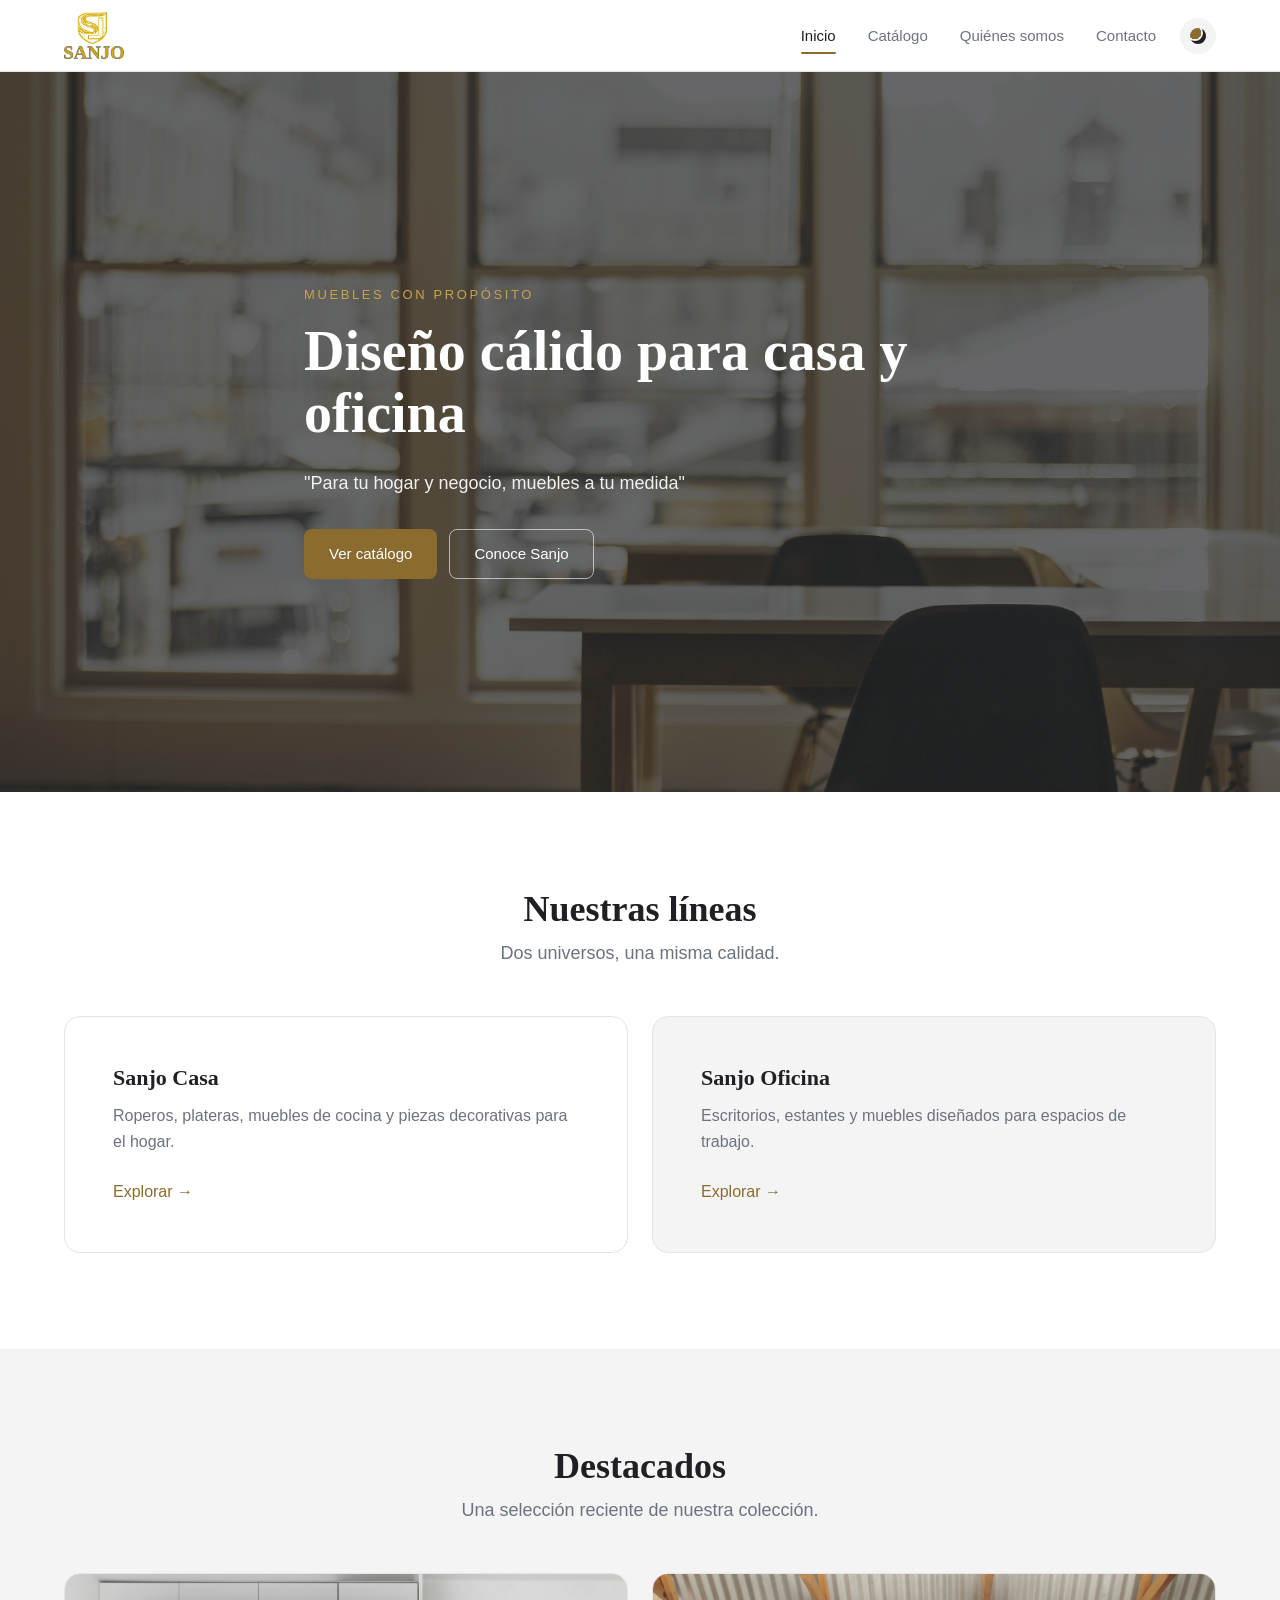
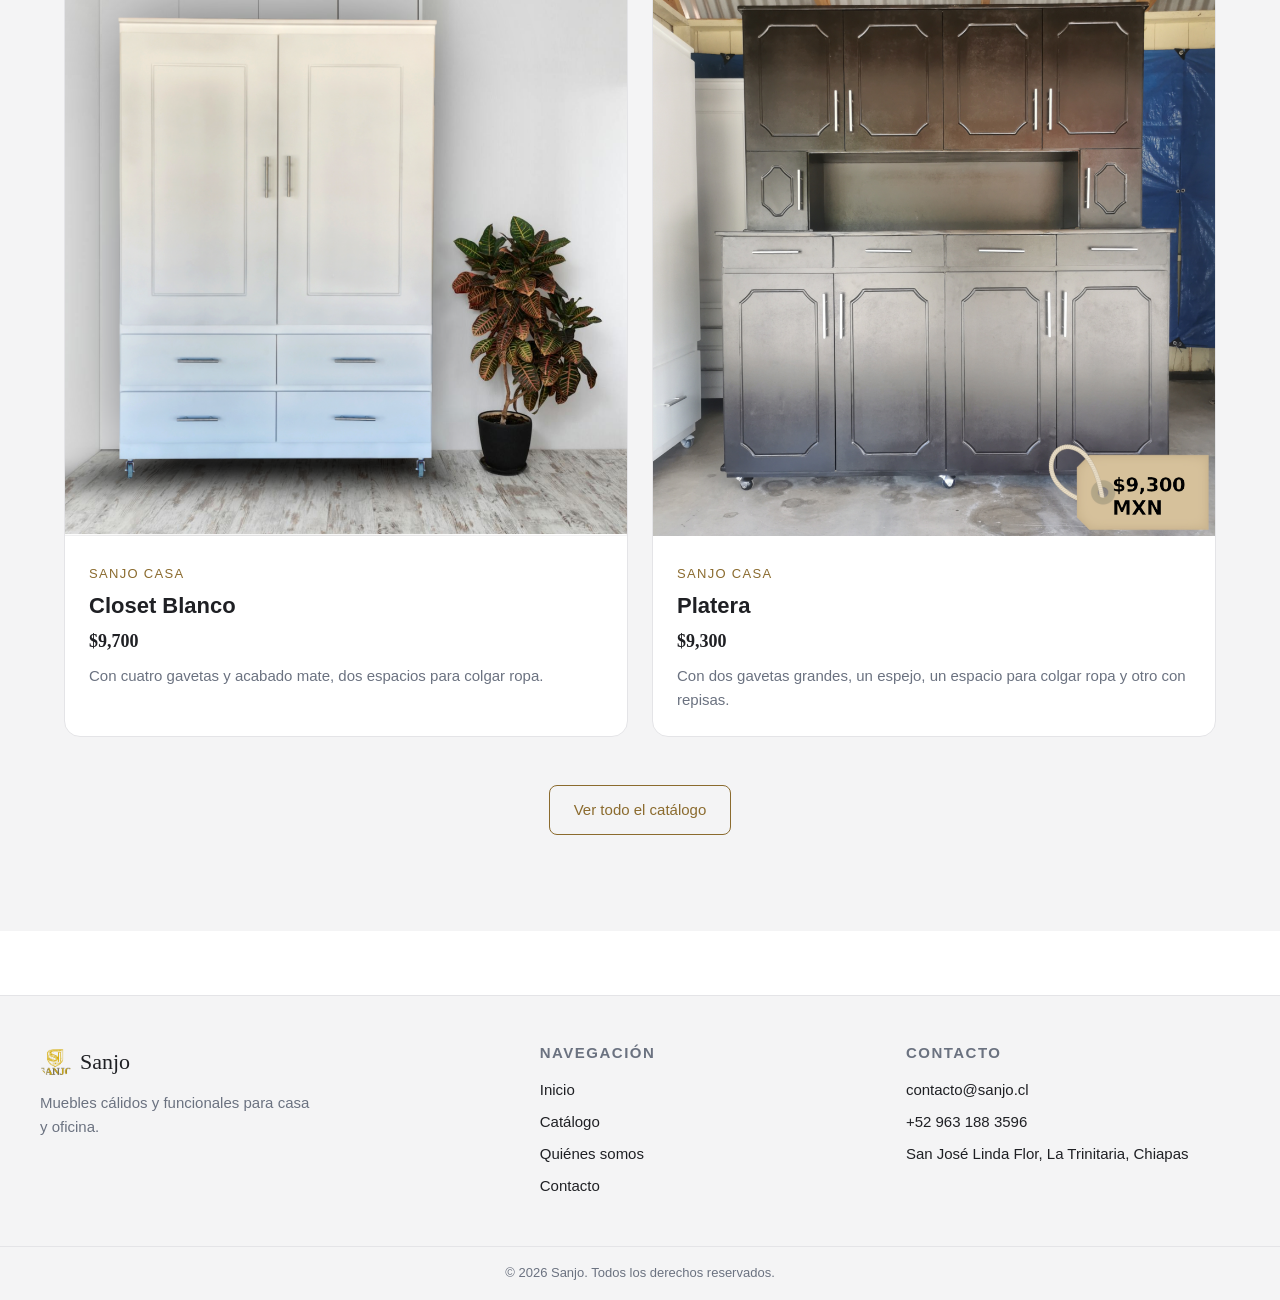
<file: index.html>
<!DOCTYPE html>
<html lang="es" data-theme="light">
<head>
    <meta charset="UTF-8">
    <meta name="viewport" content="width=device-width, initial-scale=1.0">
    <meta name="description" content="Sanjo - Muebles para el hogar y la oficina. Diseño cálido, elegante y funcional.">
    <title>Sanjo - Muebles para casa y oficina</title>
    <link rel="stylesheet" href="css/styles.css">
    <link rel="icon" type="image/png" href="assets/images/branding/imagotipo-sanjo.png">
</head>
<body>
    <header class="navbar" id="navbar">
        <div class="container navbar__inner">
            <a href="index.html" class="navbar__brand" aria-label="Sanjo inicio">
                <img src="assets/images/branding/imagotipo-sanjo.png" alt="Sanjo" class="navbar__logo">
            </a>

            <button class="navbar__toggle" id="navToggle" aria-label="Abrir menú" aria-expanded="false" aria-controls="navMenu">
                <span></span>
                <span></span>
                <span></span>
            </button>

            <nav class="navbar__menu" id="navMenu" aria-label="Menú principal">
                <ul class="navbar__list">
                    <li><a href="index.html" class="navbar__link is-active">Inicio</a></li>
                    <li><a href="catalogo.html" class="navbar__link">Catálogo</a></li>
                    <li><a href="quienes-somos.html" class="navbar__link">Quiénes somos</a></li>
                    <li><a href="contacto.html" class="navbar__link">Contacto</a></li>
                </ul>
                <button class="theme-toggle" id="themeToggle" aria-label="Cambiar tema">
                    <span class="theme-toggle__icon" aria-hidden="true"></span>
                </button>
            </nav>
        </div>
    </header>

    <main>
        <section class="hero" style="background-image: url('assets/images/backgrounds/home-hero.jpg');">
            <div class="hero__overlay"></div>
            <div class="container hero__content">
                <p class="hero__eyebrow">Muebles con propósito</p>
                <h1 class="hero__title">Diseño cálido para casa y oficina</h1>
                <p class="hero__lead", style="text-decoration:wavy;">"Para tu hogar y negocio, muebles a tu medida"</p>
                <div class="hero__actions">
                    <a href="catalogo.html" class="btn btn--primary">Ver catálogo</a>
                    <a href="quienes-somos.html" class="btn btn--ghost">Conoce Sanjo</a>
                </div>
            </div>
        </section>

        <section class="lines section">
            <div class="container">
                <header class="section__header">
                    <h2 class="section__title">Nuestras líneas</h2>
                    <p class="section__subtitle">Dos universos, una misma calidad.</p>
                </header>
                <div class="lines__grid">
                    <article class="line-card">
                        <h3 class="line-card__title">Sanjo Casa</h3>
                        <p class="line-card__text">Roperos, plateras, muebles de cocina y piezas decorativas para el hogar.</p>
                        <a href="catalogo.html?linea=casa" class="line-card__link">Explorar →</a>
                    </article>
                    <article class="line-card line-card--alt">
                        <h3 class="line-card__title">Sanjo Oficina</h3>
                        <p class="line-card__text">Escritorios, estantes y muebles diseñados para espacios de trabajo.</p>
                        <a href="catalogo.html?linea=oficina" class="line-card__link">Explorar →</a>
                    </article>
                </div>
            </div>
        </section>

        <section class="featured section section--alt">
            <div class="container">
                <header class="section__header">
                    <h2 class="section__title">Destacados</h2>
                    <p class="section__subtitle">Una selección reciente de nuestra colección.</p>
                </header>
                <div class="products__grid">
                    <article class="product-card">
                        <div class="product-card__media">
                            <img src="assets/images/products/producto-1.png" alt="Closet Blanco" loading="lazy">
                        </div>
                        <div class="product-card__body">
                            <span class="product-card__tag">Sanjo Casa</span>
                            <h3 class="product-card__title">Closet Blanco</h3>
                            <p class="product-card__price">$9,700</p>
                            <p class="product-card__text">Con cuatro gavetas y acabado mate, dos espacios para colgar ropa.</p>
                        </div>
                    </article>
                    <article class="product-card">
                        <div class="product-card__media">
                            <img src="assets/images/products/producto-3.png" alt="Platera" loading="lazy">
                        </div>
                        <div class="product-card__body">
                            <span class="product-card__tag">Sanjo Casa</span>
                            <h3 class="product-card__title">Platera</h3>
                            <p class="product-card__price">$9,300</p>
                            <p class="product-card__text">Con dos gavetas grandes, un espejo, un espacio para colgar ropa y otro con repisas.</p>
                        </div>
                    </article>
                </div>
                <div class="section__footer">
                    <a href="catalogo.html" class="btn btn--outline">Ver todo el catálogo</a>
                </div>
            </div>
        </section>
    </main>

    <footer class="footer">
        <div class="container footer__inner">
            <div class="footer__col footer__col--brand">
                <a href="index.html" class="footer__brand">
                    <img src="assets/images/branding/imagotipo-sanjo.png" alt="Sanjo" class="footer__logo">
                    <span>Sanjo</span>
                </a>
                <p class="footer__text">Muebles cálidos y funcionales para casa y oficina.</p>
            </div>
            <div class="footer__col">
                <h4 class="footer__heading">Navegación</h4>
                <ul class="footer__list">
                    <li><a href="index.html">Inicio</a></li>
                    <li><a href="catalogo.html">Catálogo</a></li>
                    <li><a href="quienes-somos.html">Quiénes somos</a></li>
                    <li><a href="contacto.html">Contacto</a></li>
                </ul>
            </div>
            <div class="footer__col">
                <h4 class="footer__heading">Contacto</h4>
                <ul class="footer__list">
                    <li><a href="mailto:contacto@sanjo.cl">contacto@sanjo.cl</a></li>
                    <li><a href="tel:+529631883596">+52 963 188 3596</a></li>
                    <li>San José Linda Flor, La Trinitaria, Chiapas</li>
                </ul>
            </div>
        </div>
        <div class="footer__bottom">
            <div class="container">
                <p>&copy; <span id="year"></span> Sanjo. Todos los derechos reservados.</p>
            </div>
        </div>
    </footer>

    <script src="js/main.js"></script>
</body>
</html>
</file>
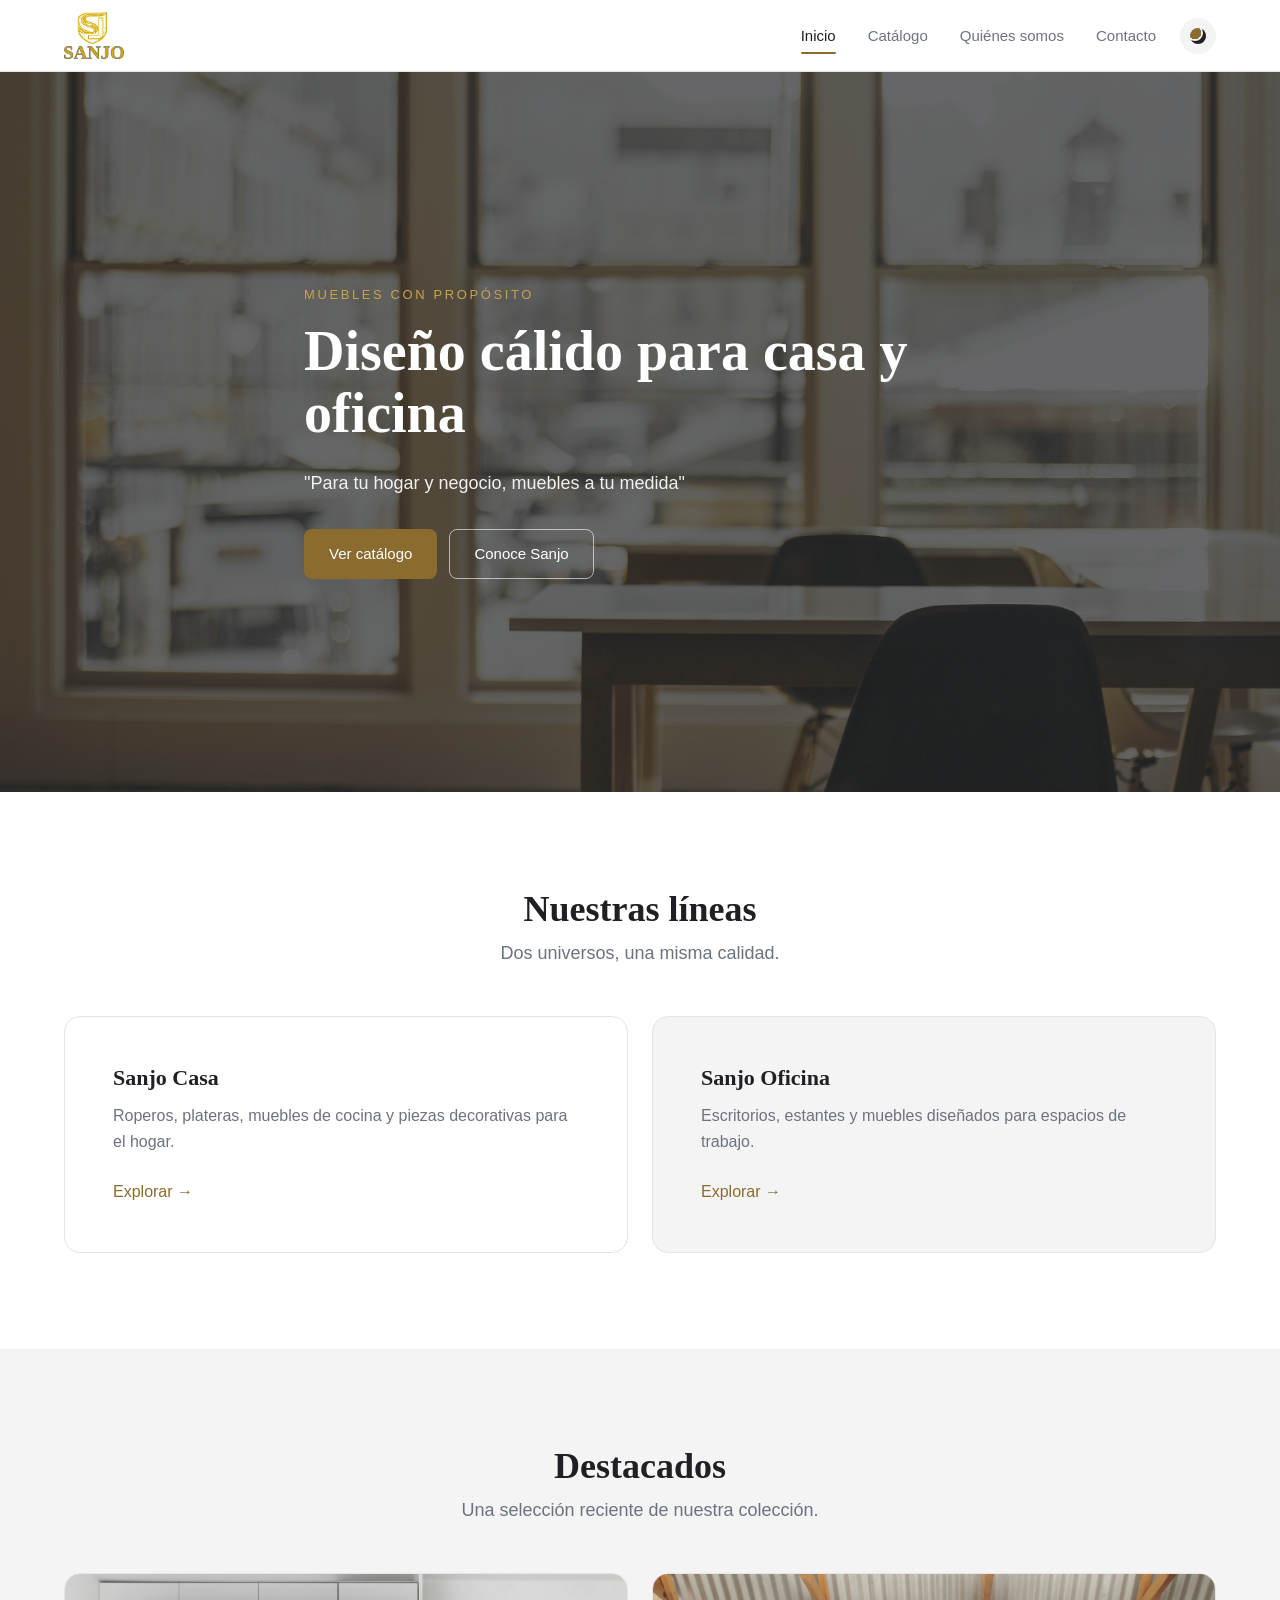
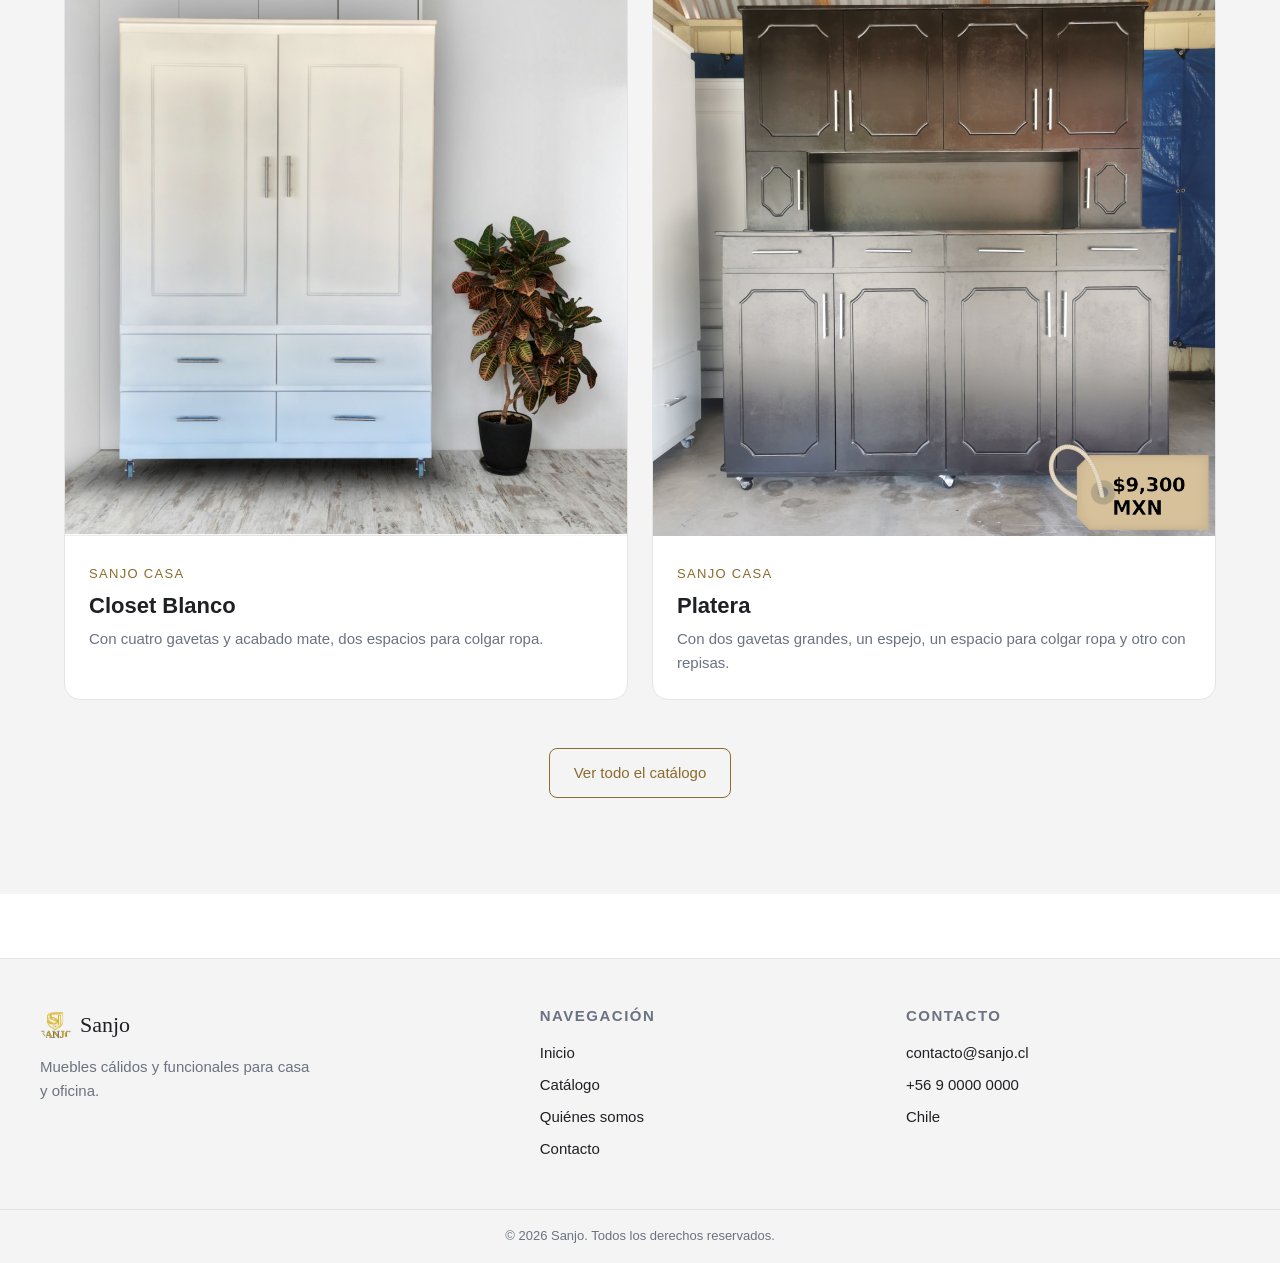
<file: sanjo-static/index.html>
<!DOCTYPE html>
<html lang="es" data-theme="light">
<head>
    <meta charset="UTF-8">
    <meta name="viewport" content="width=device-width, initial-scale=1.0">
    <meta name="description" content="Sanjo - Muebles para el hogar y la oficina. Diseño cálido, elegante y funcional.">
    <title>Sanjo - Muebles para casa y oficina</title>
    <link rel="stylesheet" href="css/styles.css">
    <link rel="icon" type="image/png" href="assets/images/branding/imagotipo-sanjo.png">
</head>
<body>
    <header class="navbar" id="navbar">
        <div class="container navbar__inner">
            <a href="index.html" class="navbar__brand" aria-label="Sanjo inicio">
                <img src="assets/images/branding/imagotipo-sanjo.png" alt="Sanjo" class="navbar__logo">
            </a>

            <button class="navbar__toggle" id="navToggle" aria-label="Abrir menú" aria-expanded="false" aria-controls="navMenu">
                <span></span>
                <span></span>
                <span></span>
            </button>

            <nav class="navbar__menu" id="navMenu" aria-label="Menú principal">
                <ul class="navbar__list">
                    <li><a href="index.html" class="navbar__link is-active">Inicio</a></li>
                    <li><a href="catalogo.html" class="navbar__link">Catálogo</a></li>
                    <li><a href="quienes-somos.html" class="navbar__link">Quiénes somos</a></li>
                    <li><a href="contacto.html" class="navbar__link">Contacto</a></li>
                </ul>
                <button class="theme-toggle" id="themeToggle" aria-label="Cambiar tema">
                    <span class="theme-toggle__icon" aria-hidden="true"></span>
                </button>
            </nav>
        </div>
    </header>

    <main>
        <section class="hero" style="background-image: url('assets/images/backgrounds/home-hero.jpg');">
            <div class="hero__overlay"></div>
            <div class="container hero__content">
                <p class="hero__eyebrow">Muebles con propósito</p>
                <h1 class="hero__title">Diseño cálido para casa y oficina</h1>
                <p class="hero__lead", style="text-decoration:wavy;">"Para tu hogar y negocio, muebles a tu medida"</p>
                <div class="hero__actions">
                    <a href="catalogo.html" class="btn btn--primary">Ver catálogo</a>
                    <a href="quienes-somos.html" class="btn btn--ghost">Conoce Sanjo</a>
                </div>
            </div>
        </section>

        <section class="lines section">
            <div class="container">
                <header class="section__header">
                    <h2 class="section__title">Nuestras líneas</h2>
                    <p class="section__subtitle">Dos universos, una misma calidad.</p>
                </header>
                <div class="lines__grid">
                    <article class="line-card">
                        <h3 class="line-card__title">Sanjo Casa</h3>
                        <p class="line-card__text">Roperos, plateras, muebles de cocina y piezas decorativas para el hogar.</p>
                        <a href="catalogo.html?linea=casa" class="line-card__link">Explorar →</a>
                    </article>
                    <article class="line-card line-card--alt">
                        <h3 class="line-card__title">Sanjo Oficina</h3>
                        <p class="line-card__text">Escritorios, estantes y muebles diseñados para espacios de trabajo.</p>
                        <a href="catalogo.html?linea=oficina" class="line-card__link">Explorar →</a>
                    </article>
                </div>
            </div>
        </section>

        <section class="featured section section--alt">
            <div class="container">
                <header class="section__header">
                    <h2 class="section__title">Destacados</h2>
                    <p class="section__subtitle">Una selección reciente de nuestra colección.</p>
                </header>
                <div class="products__grid">
                    <article class="product-card">
                        <div class="product-card__media">
                            <img src="assets/images/products/producto-1.png" alt="Producto destacado 1" loading="lazy">
                        </div>
                        <div class="product-card__body">
                            <span class="product-card__tag">Sanjo Casa</span>
                            <h3 class="product-card__title">Closet Blanco</h3>
                            <p class="product-card__text">Con cuatro gavetas y acabado mate, dos espacios para colgar ropa.</p>
                        </div>
                    </article>
                    <article class="product-card">
                        <div class="product-card__media">
                            <img src="assets/images/products/producto-3.png" alt="Producto destacado 3" loading="lazy">
                        </div>
                        <div class="product-card__body">
                            <span class="product-card__tag">Sanjo Casa</span>
                            <h3 class="product-card__title">Platera</h3>
                            <p class="product-card__text">Con dos gavetas grandes, un espejo, un espacio para colgar ropa y otro con repisas.</p>
                        </div>
                    </article>
                </div>
                <div class="section__footer">
                    <a href="catalogo.html" class="btn btn--outline">Ver todo el catálogo</a>
                </div>
            </div>
        </section>
    </main>

    <footer class="footer">
        <div class="container footer__inner">
            <div class="footer__col footer__col--brand">
                <a href="index.html" class="footer__brand">
                    <img src="assets/images/branding/imagotipo-sanjo.png" alt="Sanjo" class="footer__logo">
                    <span>Sanjo</span>
                </a>
                <p class="footer__text">Muebles cálidos y funcionales para casa y oficina.</p>
            </div>
            <div class="footer__col">
                <h4 class="footer__heading">Navegación</h4>
                <ul class="footer__list">
                    <li><a href="index.html">Inicio</a></li>
                    <li><a href="catalogo.html">Catálogo</a></li>
                    <li><a href="quienes-somos.html">Quiénes somos</a></li>
                    <li><a href="contacto.html">Contacto</a></li>
                </ul>
            </div>
            <div class="footer__col">
                <h4 class="footer__heading">Contacto</h4>
                <ul class="footer__list">
                    <li><a href="mailto:contacto@sanjo.cl">contacto@sanjo.cl</a></li>
                    <li><a href="tel:+56000000000">+56 9 0000 0000</a></li>
                    <li>Chile</li>
                </ul>
            </div>
        </div>
        <div class="footer__bottom">
            <div class="container">
                <p>&copy; <span id="year"></span> Sanjo. Todos los derechos reservados.</p>
            </div>
        </div>
    </footer>

    <script src="js/main.js"></script>
</body>
</html>
</file>
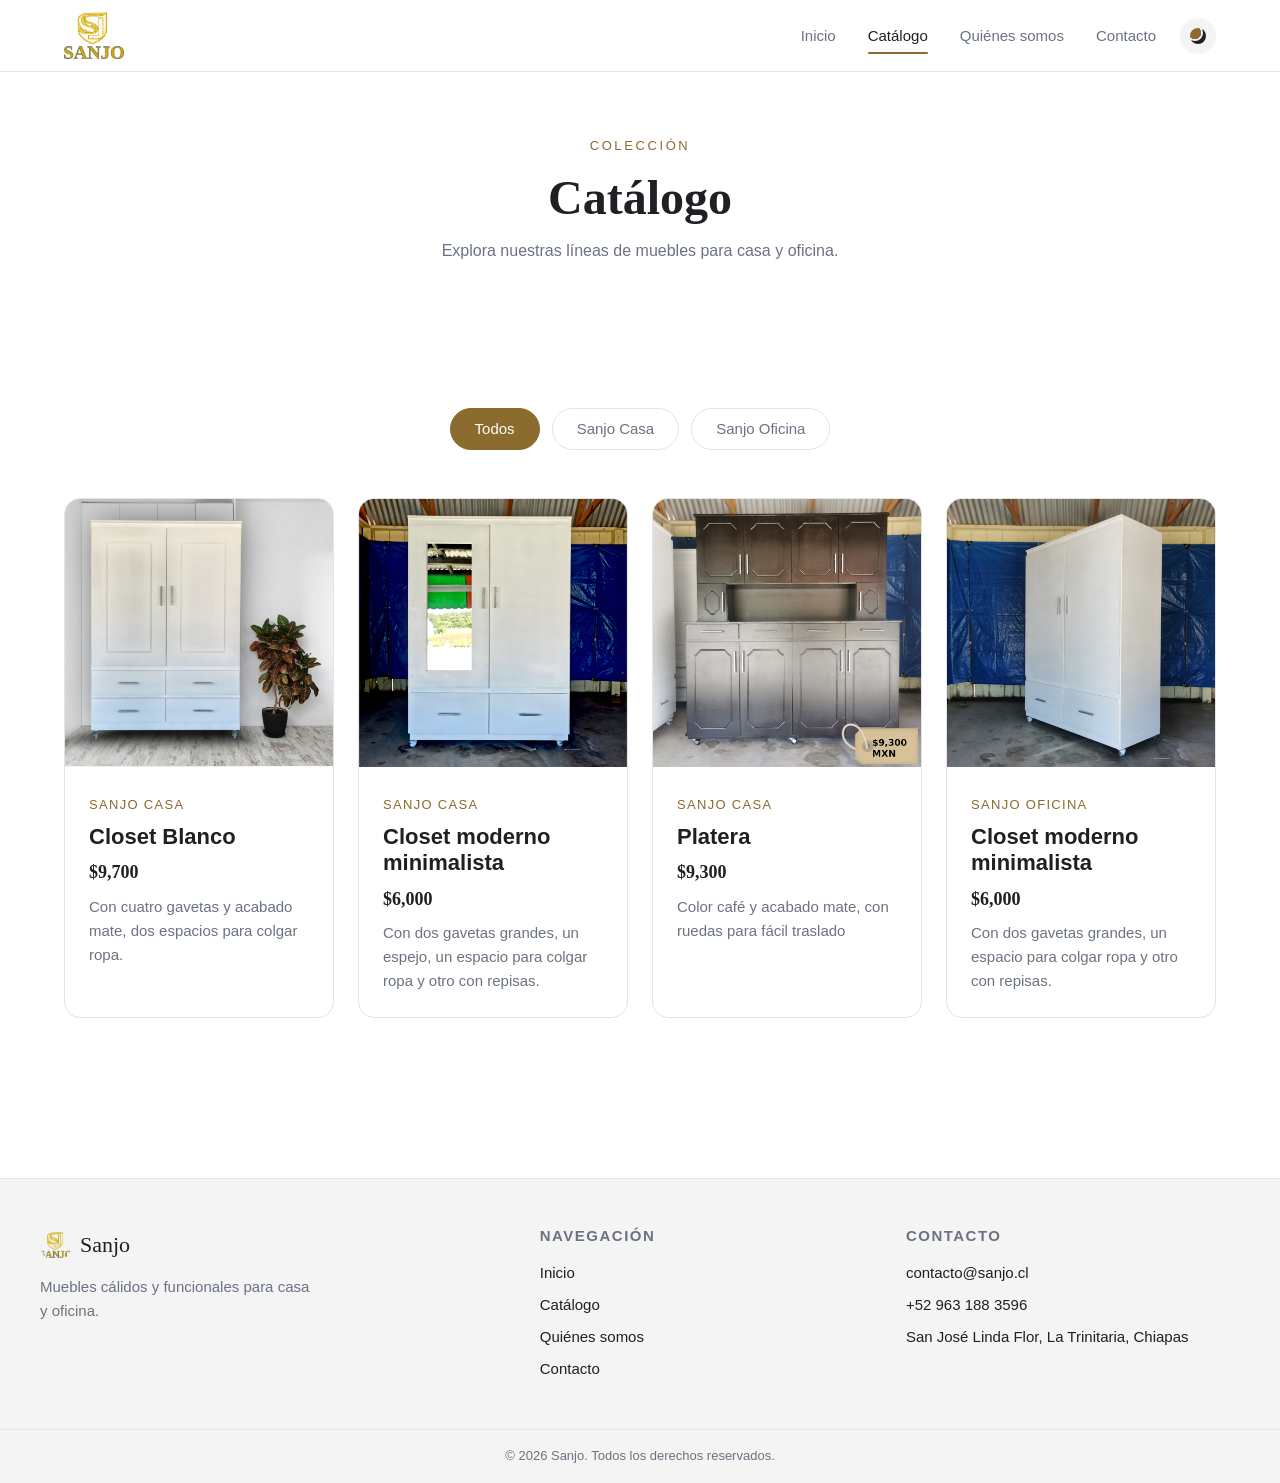
<file: catalogo.html>
<!DOCTYPE html>
<html lang="es" data-theme="light">
<head>
    <meta charset="UTF-8">
    <meta name="viewport" content="width=device-width, initial-scale=1.0">
    <meta name="description" content="Catálogo Sanjo - Muebles para casa y oficina.">
    <title>Catálogo - Sanjo</title>
    <link rel="stylesheet" href="css/styles.css">
    <link rel="icon" type="image/png" href="assets/images/branding/imagotipo-sanjo.png">
</head>
<body>
    <header class="navbar" id="navbar">
        <div class="container navbar__inner">
            <a href="index.html" class="navbar__brand" aria-label="Sanjo inicio">
                <img src="assets/images/branding/imagotipo-sanjo.png" alt="Sanjo" class="navbar__logo">
            </a>

            <button class="navbar__toggle" id="navToggle" aria-label="Abrir menú" aria-expanded="false" aria-controls="navMenu">
                <span></span>
                <span></span>
                <span></span>
            </button>

            <nav class="navbar__menu" id="navMenu" aria-label="Menú principal">
                <ul class="navbar__list">
                    <li><a href="index.html" class="navbar__link">Inicio</a></li>
                    <li><a href="catalogo.html" class="navbar__link is-active">Catálogo</a></li>
                    <li><a href="quienes-somos.html" class="navbar__link">Quiénes somos</a></li>
                    <li><a href="contacto.html" class="navbar__link">Contacto</a></li>
                </ul>
                <button class="theme-toggle" id="themeToggle" aria-label="Cambiar tema">
                    <span class="theme-toggle__icon" aria-hidden="true"></span>
                </button>
            </nav>
        </div>
    </header>

    <main>
        <section class="page-header section">
            <div class="container">
                <p class="page-header__eyebrow">Colección</p>
                <h1 class="page-header__title">Catálogo</h1>
                <p class="page-header__lead">Explora nuestras líneas de muebles para casa y oficina.</p>
            </div>
        </section>

        <section class="section">
            <div class="container">
                <div class="catalog__filters" role="tablist" aria-label="Filtrar por línea">
                    <button class="chip is-active" role="tab" aria-selected="true">Todos</button>
                    <button class="chip" role="tab" aria-selected="false">Sanjo Casa</button>
                    <button class="chip" role="tab" aria-selected="false">Sanjo Oficina</button>
                </div>

                <div class="products__grid">
                    <article class="product-card">
                        <div class="product-card__media">
                            <img src="assets/images/products/producto-1.png" alt="Closet Blanco" loading="lazy">
                        </div>
                        <div class="product-card__body">
                            <span class="product-card__tag">Sanjo Casa</span>
                            <h3 class="product-card__title">Closet Blanco</h3>
                            <p class="product-card__price">$9,700</p>
                            <p class="product-card__text">Con cuatro gavetas y acabado mate, dos espacios para colgar ropa.</p>
                        </div>
                    </article>
                    <article class="product-card">
                        <div class="product-card__media">
                            <img src="assets/images/products/producto-2.png" alt="Closet moderno minimalista" loading="lazy">
                        </div>
                        <div class="product-card__body">
                            <span class="product-card__tag">Sanjo Casa</span>
                            <h3 class="product-card__title">Closet moderno minimalista</h3>
                            <p class="product-card__price">$6,000</p>
                            <p class="product-card__text">Con dos gavetas grandes, un espejo, un espacio para colgar ropa y otro con repisas.</p>
                        </div>
                    </article>
                    <article class="product-card">
                        <div class="product-card__media">
                            <img src="assets/images/products/producto-3.png" alt="Platera" loading="lazy">
                        </div>
                        <div class="product-card__body">
                            <span class="product-card__tag">Sanjo Casa</span>
                            <h3 class="product-card__title">Platera</h3>
                            <p class="product-card__price">$9,300</p>
                            <p class="product-card__text">Color café y acabado mate, con ruedas para fácil traslado </p>
                        </div>
                    </article>
                    <article class="product-card">
                        <div class="product-card__media">
                            <img src="assets/images/products/producto-4.png" alt="Closet moderno minimalista" loading="lazy">
                        </div>
                        <div class="product-card__body">
                            <span class="product-card__tag">Sanjo Oficina</span>
                            <h3 class="product-card__title">Closet moderno minimalista</h3>
                            <p class="product-card__price">$6,000</p>
                            <p class="product-card__text">Con dos gavetas grandes, un espacio para colgar ropa y otro con repisas.</p>
                        </div>
                    </article>
                </div>
            </div>
        </section>
    </main>

    <footer class="footer">
        <div class="container footer__inner">
            <div class="footer__col footer__col--brand">
                <a href="index.html" class="footer__brand">
                    <img src="assets/images/branding/imagotipo-sanjo.png" alt="Sanjo" class="footer__logo">
                    <span>Sanjo</span>
                </a>
                <p class="footer__text">Muebles cálidos y funcionales para casa y oficina.</p>
            </div>
            <div class="footer__col">
                <h4 class="footer__heading">Navegación</h4>
                <ul class="footer__list">
                    <li><a href="index.html">Inicio</a></li>
                    <li><a href="catalogo.html">Catálogo</a></li>
                    <li><a href="quienes-somos.html">Quiénes somos</a></li>
                    <li><a href="contacto.html">Contacto</a></li>
                </ul>
            </div>
            <div class="footer__col">
                <h4 class="footer__heading">Contacto</h4>
                <ul class="footer__list">
                    <li><a href="mailto:contacto@sanjo.cl">contacto@sanjo.cl</a></li>
                    <li><a href="tel:+529631883596">+52 963 188 3596</a></li>
                    <li>San José Linda Flor, La Trinitaria, Chiapas</li>
                </ul>
            </div>
        </div>
        <div class="footer__bottom">
            <div class="container">
                <p>&copy; <span id="year"></span> Sanjo. Todos los derechos reservados.</p>
            </div>
        </div>
    </footer>

    <script src="js/main.js"></script>
</body>
</html>
</file>
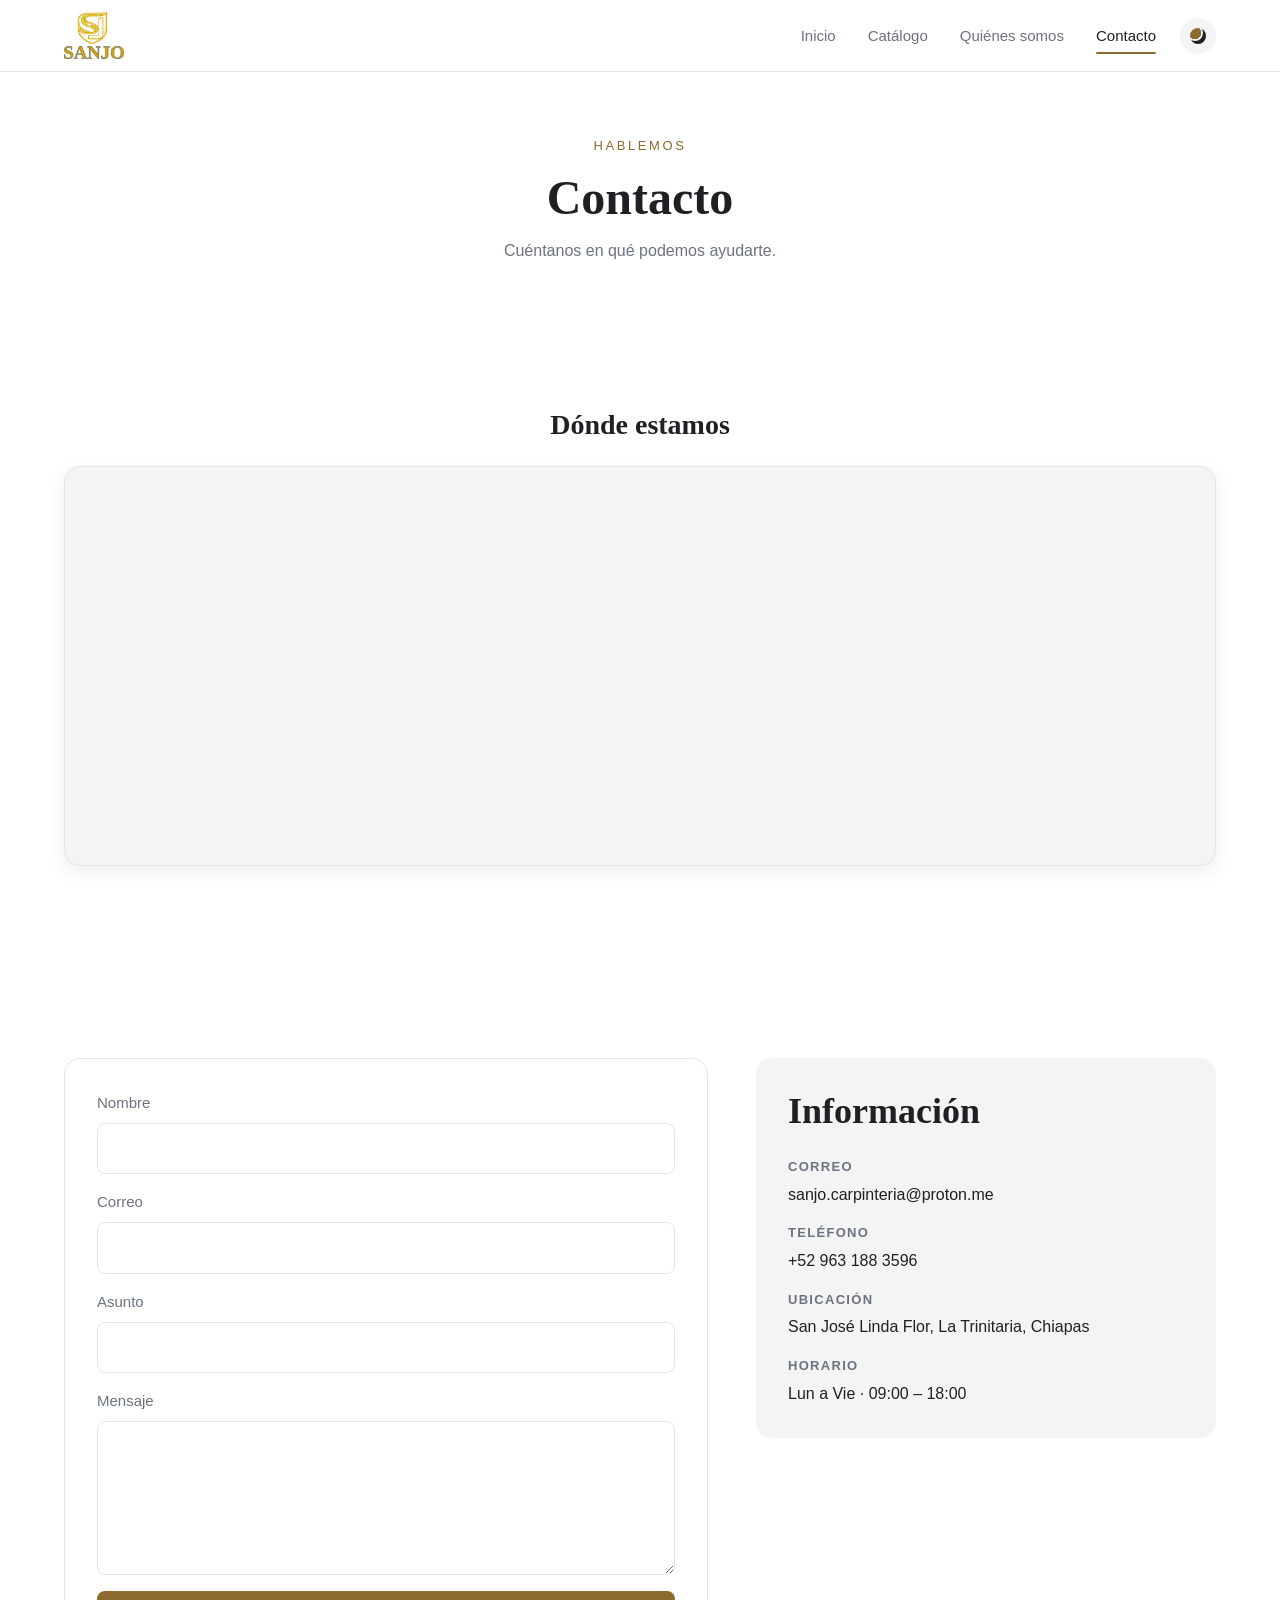
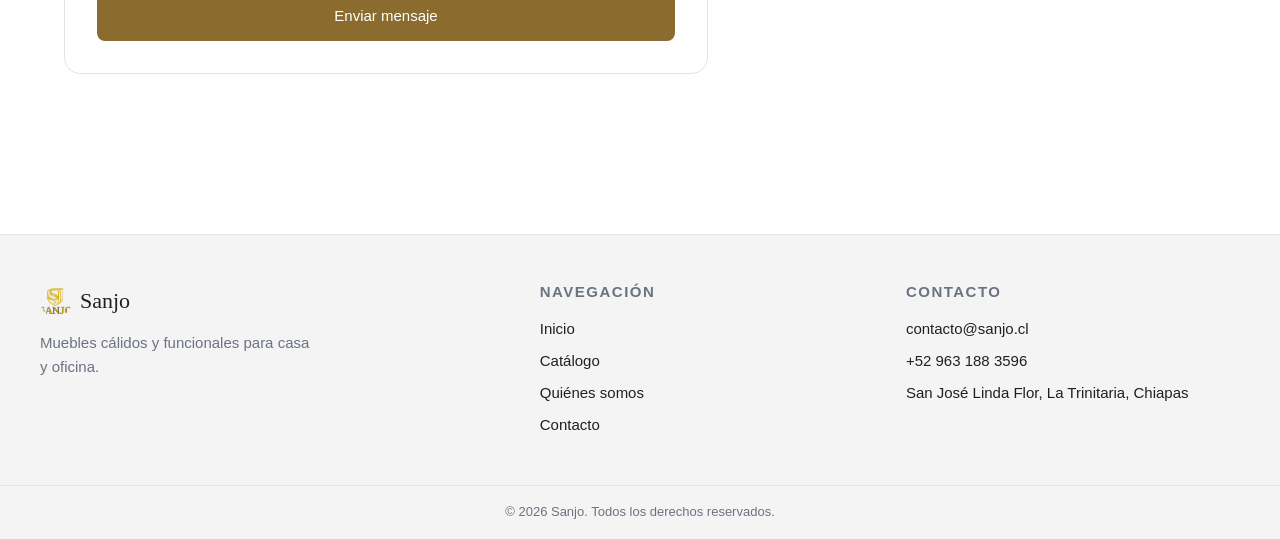
<file: contacto.html>
<!DOCTYPE html>
<html lang="es" data-theme="light">
<head>
    <meta charset="UTF-8">
    <meta name="viewport" content="width=device-width, initial-scale=1.0">
    <meta name="description" content="Ponte en contacto con Sanjo. Escríbenos para consultas, cotizaciones o atención.">
    <title>Contacto - Sanjo</title>
    <link rel="stylesheet" href="css/styles.css">
    <link rel="icon" type="image/png" href="assets/images/branding/imagotipo-sanjo.png">
</head>
<body>
    <header class="navbar" id="navbar">
        <div class="container navbar__inner">
            <a href="index.html" class="navbar__brand" aria-label="Sanjo inicio">
                <img src="assets/images/branding/imagotipo-sanjo.png" alt="Sanjo" class="navbar__logo">
            </a>

            <button class="navbar__toggle" id="navToggle" aria-label="Abrir menú" aria-expanded="false" aria-controls="navMenu">
                <span></span>
                <span></span>
                <span></span>
            </button>

            <nav class="navbar__menu" id="navMenu" aria-label="Menú principal">
                <ul class="navbar__list">
                    <li><a href="index.html" class="navbar__link">Inicio</a></li>
                    <li><a href="catalogo.html" class="navbar__link">Catálogo</a></li>
                    <li><a href="quienes-somos.html" class="navbar__link">Quiénes somos</a></li>
                    <li><a href="contacto.html" class="navbar__link is-active">Contacto</a></li>
                </ul>
                <button class="theme-toggle" id="themeToggle" aria-label="Cambiar tema">
                    <span class="theme-toggle__icon" aria-hidden="true"></span>
                </button>
            </nav>
        </div>
    </header>

    <main>
        <section class="page-header section">
            <div class="container">
                <p class="page-header__eyebrow">Hablemos</p>
                <h1 class="page-header__title">Contacto</h1>
                <p class="page-header__lead">Cuéntanos en qué podemos ayudarte.</p>
            </div>
        </section>

        <section class="map section" aria-label="Ubicación de Sanjo">
            <div class="container">
                <h2 class="map__title">Dónde estamos</h2>
                <div class="map__wrapper">
                    <iframe
                        class="map__iframe"
                        src="https://www.google.com/maps/embed?pb=!1m18!1m12!1m3!1d15333.63921289302!2d-91.82970443183723!3d16.096088169984277!2m3!1f0!2f0!3f0!3m2!1i1024!2i768!4f13.1!3m3!1m2!1s0x858ce1ce8b46da49%3A0xcb67b43c2d8290ea!2s30160%20San%20Jos%C3%A9%20Linda%20Flor%2C%20Chis.!5e0!3m2!1ses-419!2smx!4v1780675315261!5m2!1ses-419!2smx"
                        title="Mapa de ubicación de Sanjo"
                        loading="lazy"
                        referrerpolicy="no-referrer-when-downgrade"
                        allowfullscreen></iframe>
                </div>
            </div>
        </section>

        <section class="section">
            <div class="container contact__grid">
                <form class="contact__form" id="contactForm" novalidate>
                    <div class="field">
                        <label for="name">Nombre</label>
                        <input type="text" id="name" name="name" required>
                    </div>
                    <div class="field">
                        <label for="email">Correo</label>
                        <input type="email" id="email" name="email" required>
                    </div>
                    <div class="field">
                        <label for="subject">Asunto</label>
                        <input type="text" id="subject" name="subject">
                    </div>
                    <div class="field">
                        <label for="message">Mensaje</label>
                        <textarea id="message" name="message" rows="5" required></textarea>
                    </div>
                    <button type="submit" class="btn btn--primary">Enviar mensaje</button>
                </form>

                <aside class="contact__info">
                    <h2 class="contact__info-title">Información</h2>
                    <ul class="contact__info-list">
                        <li>
                            <strong>Correo</strong>
                            <a href="mailto:contacto@sanjo.cl">sanjo.carpinteria@proton.me</a>
                        </li>
                        <li>
                            <strong>Teléfono</strong>
                            <a href="tel:+56000000000">+52 963 188 3596</a>
                        </li>
                        <li>
                            <strong>Ubicación</strong>
                            <span>San José Linda Flor, La Trinitaria, Chiapas</span>
                        </li>
                        <li>
                            <strong>Horario</strong>
                            <span>Lun a Vie · 09:00 – 18:00</span>
                        </li>
                    </ul>
                </aside>
            </div>
        </section>
    </main>

    <footer class="footer">
        <div class="container footer__inner">
            <div class="footer__col footer__col--brand">
                <a href="index.html" class="footer__brand">
                    <img src="assets/images/branding/imagotipo-sanjo.png" alt="Sanjo" class="footer__logo">
                    <span>Sanjo</span>
                </a>
                <p class="footer__text">Muebles cálidos y funcionales para casa y oficina.</p>
            </div>
            <div class="footer__col">
                <h4 class="footer__heading">Navegación</h4>
                <ul class="footer__list">
                    <li><a href="index.html">Inicio</a></li>
                    <li><a href="catalogo.html">Catálogo</a></li>
                    <li><a href="quienes-somos.html">Quiénes somos</a></li>
                    <li><a href="contacto.html">Contacto</a></li>
                </ul>
            </div>
            <div class="footer__col">
                <h4 class="footer__heading">Contacto</h4>
                <ul class="footer__list">
                    <li><a href="mailto:contacto@sanjo.cl">contacto@sanjo.cl</a></li>
                    <li><a href="tel:+529631883596">+52 963 188 3596</a></li>
                    <li>San José Linda Flor, La Trinitaria, Chiapas</li>
                </ul>
            </div>
        </div>
        <div class="footer__bottom">
            <div class="container">
                <p>&copy; <span id="year"></span> Sanjo. Todos los derechos reservados.</p>
            </div>
        </div>
    </footer>

    <script src="js/main.js"></script>
</body>
</html>
</file>
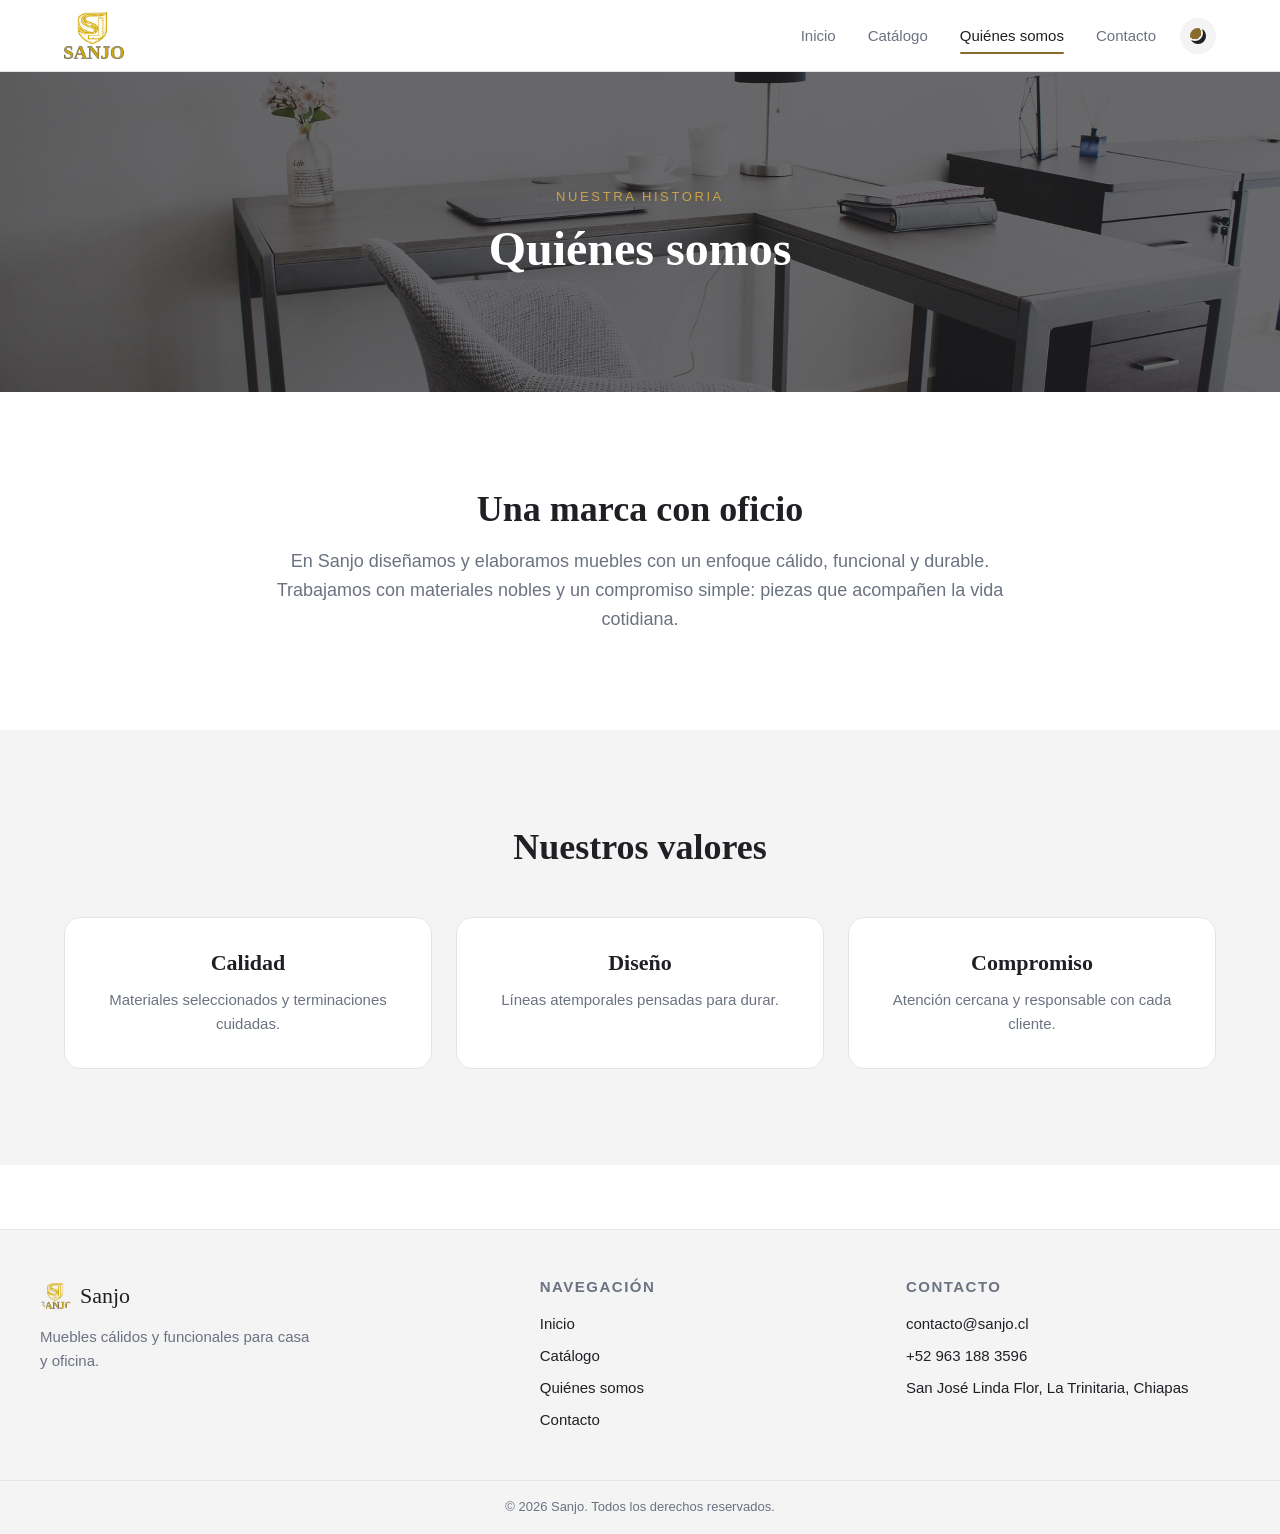
<file: quienes-somos.html>
<!DOCTYPE html>
<html lang="es" data-theme="light">
<head>
    <meta charset="UTF-8">
    <meta name="viewport" content="width=device-width, initial-scale=1.0">
    <meta name="description" content="Conoce la historia, valores y equipo detrás de Sanjo.">
    <title>Quiénes somos - Sanjo</title>
    <link rel="stylesheet" href="css/styles.css">
    <link rel="icon" type="image/png" href="assets/images/branding/imagotipo-sanjo.png">
</head>
<body>
    <header class="navbar" id="navbar">
        <div class="container navbar__inner">
            <a href="index.html" class="navbar__brand" aria-label="Sanjo inicio">
                <img src="assets/images/branding/imagotipo-sanjo.png" alt="Sanjo" class="navbar__logo">
            </a>

            <button class="navbar__toggle" id="navToggle" aria-label="Abrir menú" aria-expanded="false" aria-controls="navMenu">
                <span></span>
                <span></span>
                <span></span>
            </button>

            <nav class="navbar__menu" id="navMenu" aria-label="Menú principal">
                <ul class="navbar__list">
                    <li><a href="index.html" class="navbar__link">Inicio</a></li>
                    <li><a href="catalogo.html" class="navbar__link">Catálogo</a></li>
                    <li><a href="quienes-somos.html" class="navbar__link is-active">Quiénes somos</a></li>
                    <li><a href="contacto.html" class="navbar__link">Contacto</a></li>
                </ul>
                <button class="theme-toggle" id="themeToggle" aria-label="Cambiar tema">
                    <span class="theme-toggle__icon" aria-hidden="true"></span>
                </button>
            </nav>
        </div>
    </header>

    <main>
        <section class="page-banner" style="background-image: url('assets/images/backgrounds/about-banner.jpg');">
            <div class="page-banner__overlay"></div>
            <div class="container page-banner__content">
                <p class="page-banner__eyebrow">Nuestra historia</p>
                <h1 class="page-banner__title">Quiénes somos</h1>
            </div>
        </section>

        <section class="section">
            <div class="container">
                <div class="about__intro">
                    <h2 class="section__title">Una marca con oficio</h2>
                    <p class="about__text">En Sanjo diseñamos y elaboramos muebles con un enfoque cálido, funcional y durable. Trabajamos con materiales nobles y un compromiso simple: piezas que acompañen la vida cotidiana.</p>
                </div>
            </div>
        </section>

        <section class="section section--alt">
            <div class="container">
                <header class="section__header">
                    <h2 class="section__title">Nuestros valores</h2>
                </header>
                <div class="values__grid">
                    <div class="value-card">
                        <h3 class="value-card__title">Calidad</h3>
                        <p class="value-card__text">Materiales seleccionados y terminaciones cuidadas.</p>
                    </div>
                    <div class="value-card">
                        <h3 class="value-card__title">Diseño</h3>
                        <p class="value-card__text">Líneas atemporales pensadas para durar.</p>
                    </div>
                    <div class="value-card">
                        <h3 class="value-card__title">Compromiso</h3>
                        <p class="value-card__text">Atención cercana y responsable con cada cliente.</p>
                    </div>
                </div>
            </div>
        </section>
    </main>

    <footer class="footer">
        <div class="container footer__inner">
            <div class="footer__col footer__col--brand">
                <a href="index.html" class="footer__brand">
                    <img src="assets/images/branding/imagotipo-sanjo.png" alt="Sanjo" class="footer__logo">
                    <span>Sanjo</span>
                </a>
                <p class="footer__text">Muebles cálidos y funcionales para casa y oficina.</p>
            </div>
            <div class="footer__col">
                <h4 class="footer__heading">Navegación</h4>
                <ul class="footer__list">
                    <li><a href="index.html">Inicio</a></li>
                    <li><a href="catalogo.html">Catálogo</a></li>
                    <li><a href="quienes-somos.html">Quiénes somos</a></li>
                    <li><a href="contacto.html">Contacto</a></li>
                </ul>
            </div>
            <div class="footer__col">
                <h4 class="footer__heading">Contacto</h4>
                <ul class="footer__list">
                    <li><a href="mailto:contacto@sanjo.cl">contacto@sanjo.cl</a></li>
                    <li><a href="tel:+529631883596">+52 963 188 3596</a></li>
                    <li>San José Linda Flor, La Trinitaria, Chiapas</li>
                </ul>
            </div>
        </div>
        <div class="footer__bottom">
            <div class="container">
                <p>&copy; <span id="year"></span> Sanjo. Todos los derechos reservados.</p>
            </div>
        </div>
    </footer>

    <script src="js/main.js"></script>
</body>
</html>
</file>
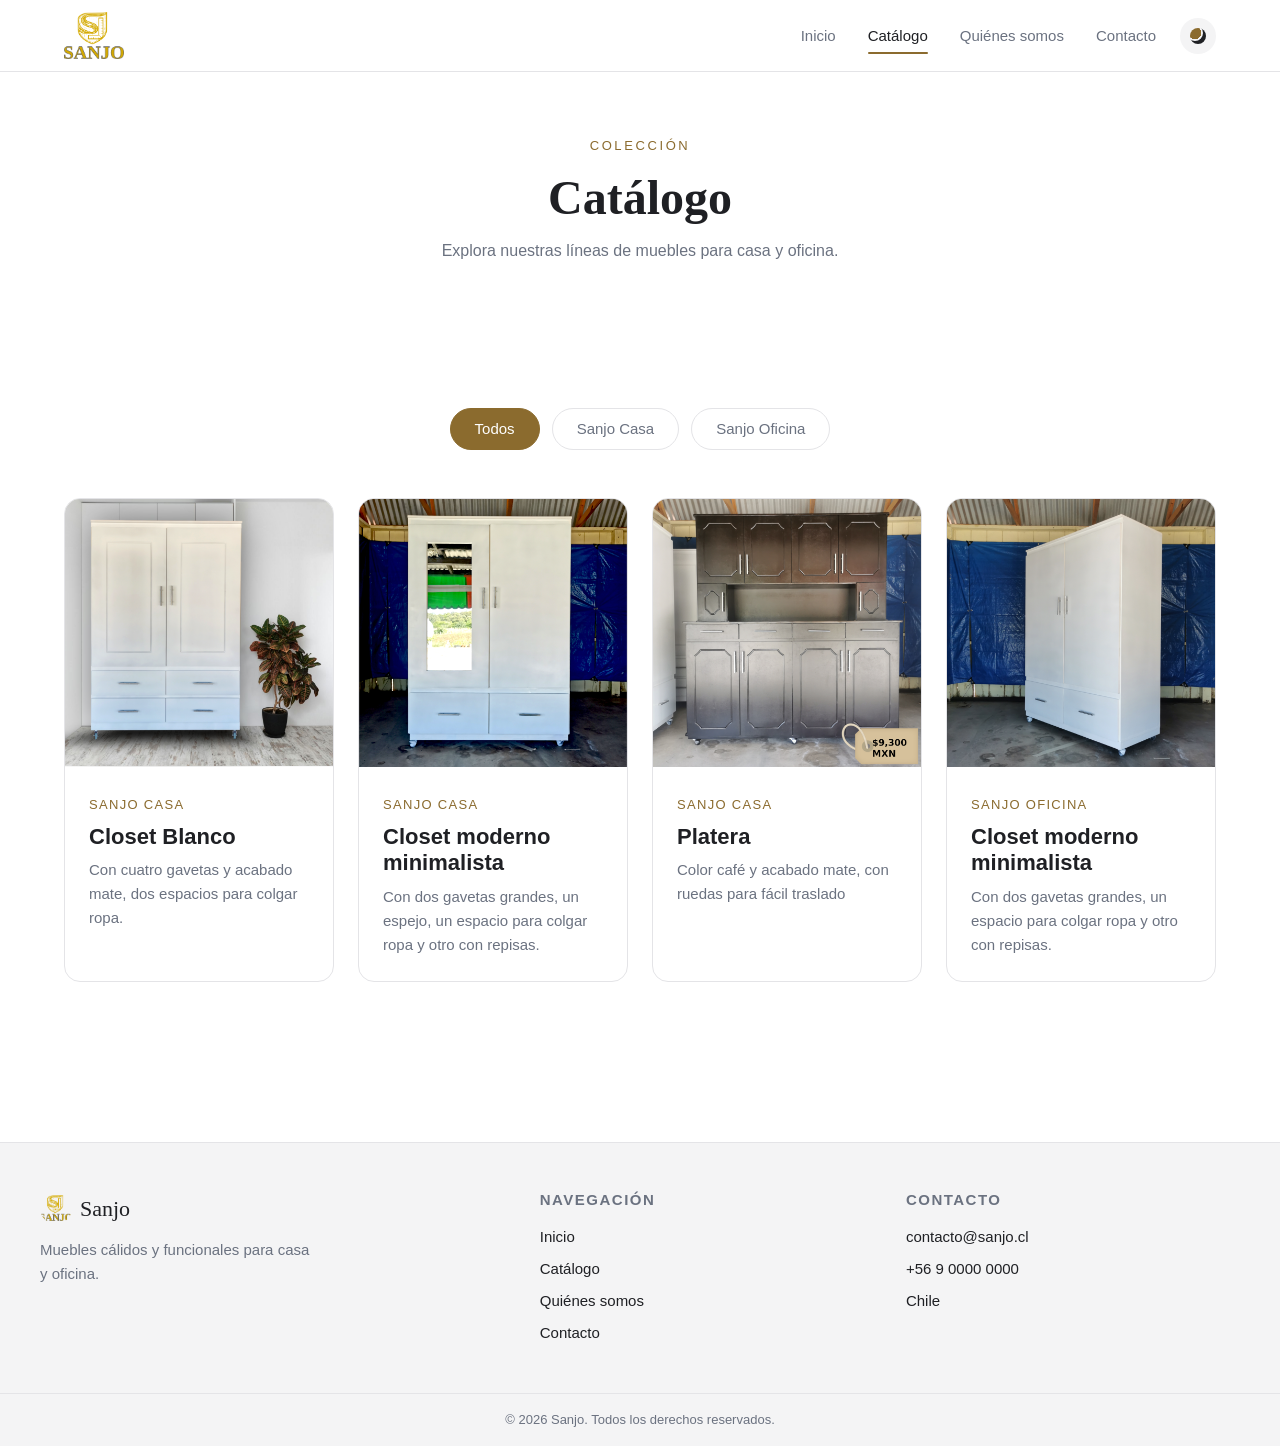
<file: sanjo-static/catalogo.html>
<!DOCTYPE html>
<html lang="es" data-theme="light">
<head>
    <meta charset="UTF-8">
    <meta name="viewport" content="width=device-width, initial-scale=1.0">
    <meta name="description" content="Catálogo Sanjo - Muebles para casa y oficina.">
    <title>Catálogo - Sanjo</title>
    <link rel="stylesheet" href="css/styles.css">
    <link rel="icon" type="image/png" href="assets/images/branding/imagotipo-sanjo.png">
</head>
<body>
    <header class="navbar" id="navbar">
        <div class="container navbar__inner">
            <a href="index.html" class="navbar__brand" aria-label="Sanjo inicio">
                <img src="assets/images/branding/imagotipo-sanjo.png" alt="Sanjo" class="navbar__logo">
            </a>

            <button class="navbar__toggle" id="navToggle" aria-label="Abrir menú" aria-expanded="false" aria-controls="navMenu">
                <span></span>
                <span></span>
                <span></span>
            </button>

            <nav class="navbar__menu" id="navMenu" aria-label="Menú principal">
                <ul class="navbar__list">
                    <li><a href="index.html" class="navbar__link">Inicio</a></li>
                    <li><a href="catalogo.html" class="navbar__link is-active">Catálogo</a></li>
                    <li><a href="quienes-somos.html" class="navbar__link">Quiénes somos</a></li>
                    <li><a href="contacto.html" class="navbar__link">Contacto</a></li>
                </ul>
                <button class="theme-toggle" id="themeToggle" aria-label="Cambiar tema">
                    <span class="theme-toggle__icon" aria-hidden="true"></span>
                </button>
            </nav>
        </div>
    </header>

    <main>
        <section class="page-header section">
            <div class="container">
                <p class="page-header__eyebrow">Colección</p>
                <h1 class="page-header__title">Catálogo</h1>
                <p class="page-header__lead">Explora nuestras líneas de muebles para casa y oficina.</p>
            </div>
        </section>

        <section class="section">
            <div class="container">
                <div class="catalog__filters" role="tablist" aria-label="Filtrar por línea">
                    <button class="chip is-active" role="tab" aria-selected="true">Todos</button>
                    <button class="chip" role="tab" aria-selected="false">Sanjo Casa</button>
                    <button class="chip" role="tab" aria-selected="false">Sanjo Oficina</button>
                </div>

                <div class="products__grid">
                    <article class="product-card">
                        <div class="product-card__media">
                            <img src="assets/images/products/producto-1.png" alt="Producto 1" loading="lazy">
                        </div>
                        <div class="product-card__body">
                            <span class="product-card__tag">Sanjo Casa</span>
                            <h3 class="product-card__title">Closet Blanco</h3>
                            <p class="product-card__text">Con cuatro gavetas y acabado mate, dos espacios para colgar ropa.</p>
                        </div>
                    </article>
                    <article class="product-card">
                        <div class="product-card__media">
                            <img src="assets/images/products/producto-2.png" alt="Producto 2" loading="lazy">
                        </div>
                        <div class="product-card__body">
                            <span class="product-card__tag">Sanjo Casa</span>
                            <h3 class="product-card__title">Closet moderno minimalista</h3>
                            <p class="product-card__text">Con dos gavetas grandes, un espejo, un espacio para colgar ropa y otro con repisas.</p>
                        </div>
                    </article>
                    <article class="product-card">
                        <div class="product-card__media">
                            <img src="assets/images/products/producto-3.png" alt="Producto 3" loading="lazy">
                        </div>
                        <div class="product-card__body">
                            <span class="product-card__tag">Sanjo Casa</span>
                            <h3 class="product-card__title">Platera</h3>
                            <p class="product-card__text">Color café y acabado mate, con ruedas para fácil traslado </p>
                        </div>
                    </article>
                    <article class="product-card">
                        <div class="product-card__media">
                            <img src="assets/images/products/producto-4.png" alt="Producto 4" loading="lazy">
                        </div>
                        <div class="product-card__body">
                            <span class="product-card__tag">Sanjo Oficina</span>
                            <h3 class="product-card__title">Closet moderno minimalista</h3>
                            <p class="product-card__text">Con dos gavetas grandes, un espacio para colgar ropa y otro con repisas.</p>
                        </div>
                    </article>
                </div>
            </div>
        </section>
    </main>

    <footer class="footer">
        <div class="container footer__inner">
            <div class="footer__col footer__col--brand">
                <a href="index.html" class="footer__brand">
                    <img src="assets/images/branding/imagotipo-sanjo.png" alt="Sanjo" class="footer__logo">
                    <span>Sanjo</span>
                </a>
                <p class="footer__text">Muebles cálidos y funcionales para casa y oficina.</p>
            </div>
            <div class="footer__col">
                <h4 class="footer__heading">Navegación</h4>
                <ul class="footer__list">
                    <li><a href="index.html">Inicio</a></li>
                    <li><a href="catalogo.html">Catálogo</a></li>
                    <li><a href="quienes-somos.html">Quiénes somos</a></li>
                    <li><a href="contacto.html">Contacto</a></li>
                </ul>
            </div>
            <div class="footer__col">
                <h4 class="footer__heading">Contacto</h4>
                <ul class="footer__list">
                    <li><a href="mailto:contacto@sanjo.cl">contacto@sanjo.cl</a></li>
                    <li><a href="tel:+56000000000">+56 9 0000 0000</a></li>
                    <li>Chile</li>
                </ul>
            </div>
        </div>
        <div class="footer__bottom">
            <div class="container">
                <p>&copy; <span id="year"></span> Sanjo. Todos los derechos reservados.</p>
            </div>
        </div>
    </footer>

    <script src="js/main.js"></script>
</body>
</html>
</file>
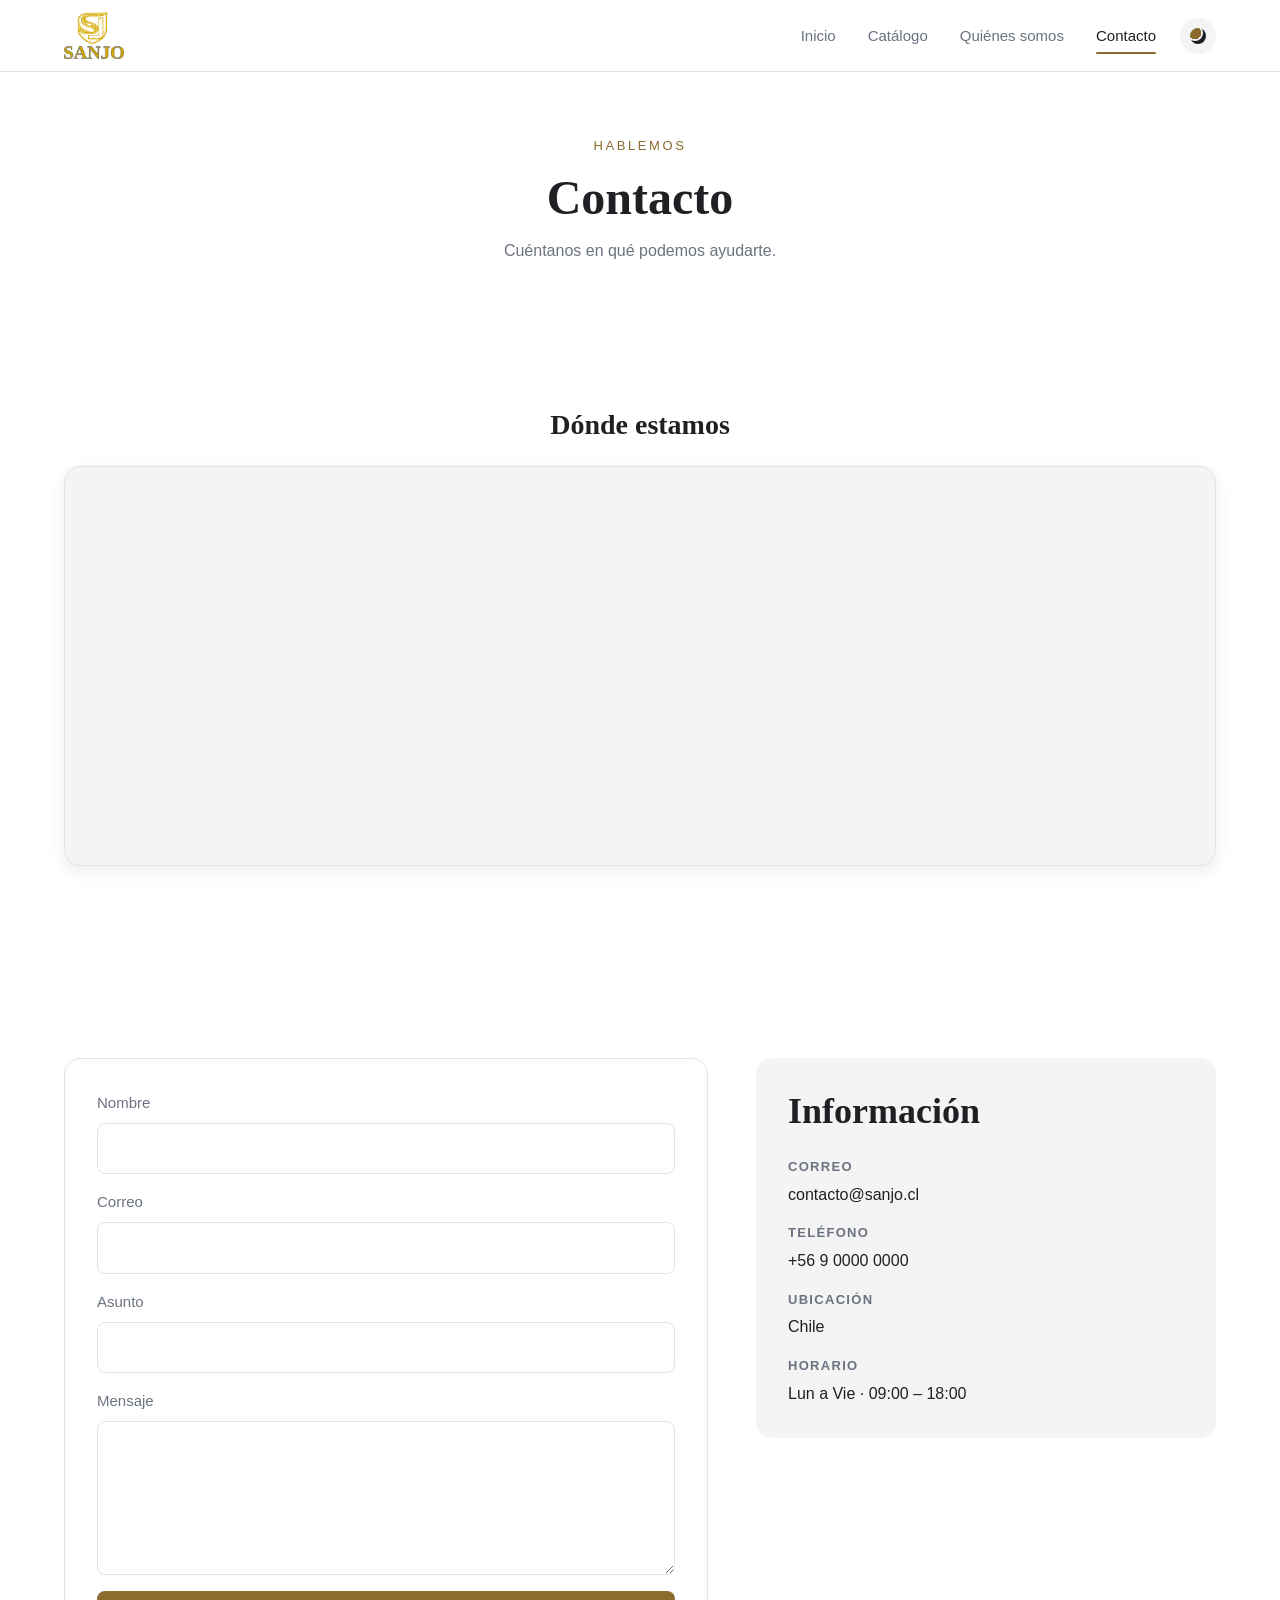
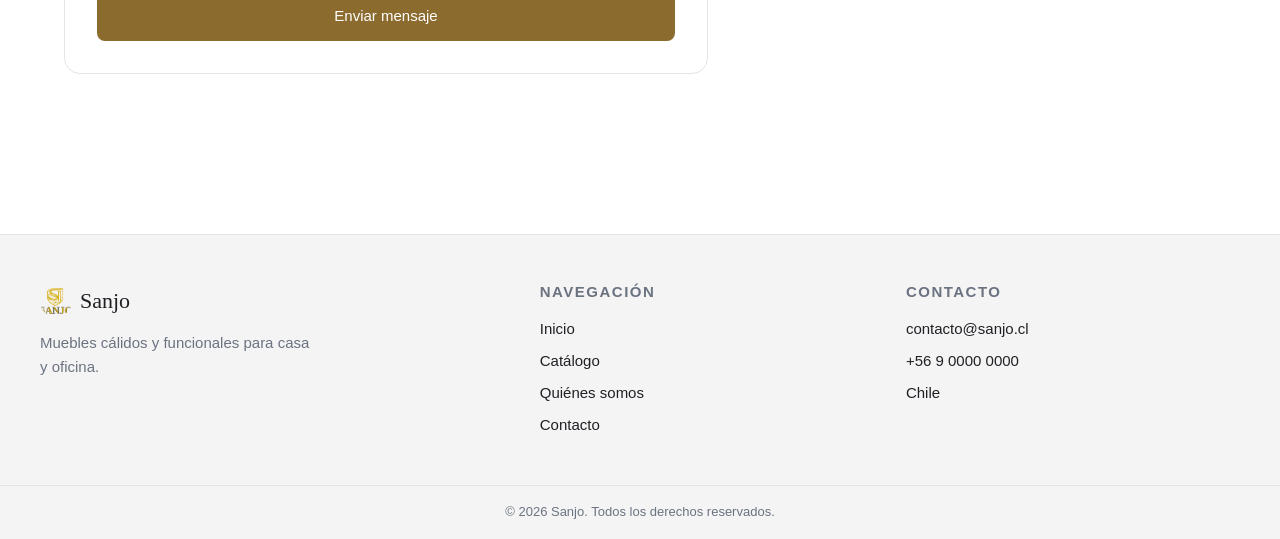
<file: sanjo-static/contacto.html>
<!DOCTYPE html>
<html lang="es" data-theme="light">
<head>
    <meta charset="UTF-8">
    <meta name="viewport" content="width=device-width, initial-scale=1.0">
    <meta name="description" content="Ponte en contacto con Sanjo. Escríbenos para consultas, cotizaciones o atención.">
    <title>Contacto - Sanjo</title>
    <link rel="stylesheet" href="css/styles.css">
    <link rel="icon" type="image/png" href="assets/images/branding/imagotipo-sanjo.png">
</head>
<body>
    <header class="navbar" id="navbar">
        <div class="container navbar__inner">
            <a href="index.html" class="navbar__brand" aria-label="Sanjo inicio">
                <img src="assets/images/branding/imagotipo-sanjo.png" alt="Sanjo" class="navbar__logo">
            </a>

            <button class="navbar__toggle" id="navToggle" aria-label="Abrir menú" aria-expanded="false" aria-controls="navMenu">
                <span></span>
                <span></span>
                <span></span>
            </button>

            <nav class="navbar__menu" id="navMenu" aria-label="Menú principal">
                <ul class="navbar__list">
                    <li><a href="index.html" class="navbar__link">Inicio</a></li>
                    <li><a href="catalogo.html" class="navbar__link">Catálogo</a></li>
                    <li><a href="quienes-somos.html" class="navbar__link">Quiénes somos</a></li>
                    <li><a href="contacto.html" class="navbar__link is-active">Contacto</a></li>
                </ul>
                <button class="theme-toggle" id="themeToggle" aria-label="Cambiar tema">
                    <span class="theme-toggle__icon" aria-hidden="true"></span>
                </button>
            </nav>
        </div>
    </header>

    <main>
        <section class="page-header section">
            <div class="container">
                <p class="page-header__eyebrow">Hablemos</p>
                <h1 class="page-header__title">Contacto</h1>
                <p class="page-header__lead">Cuéntanos en qué podemos ayudarte.</p>
            </div>
        </section>

        <section class="map section" aria-label="Ubicación de Sanjo">
            <div class="container">
                <h2 class="map__title">Dónde estamos</h2>
                <div class="map__wrapper">
                    <iframe
                        class="map__iframe"
                        src="https://www.google.com/maps/embed?pb=!1m18!1m12!1m3!1d15333.63921289302!2d-91.82970443183723!3d16.096088169984277!2m3!1f0!2f0!3f0!3m2!1i1024!2i768!4f13.1!3m3!1m2!1s0x858ce1ce8b46da49%3A0xcb67b43c2d8290ea!2s30160%20San%20Jos%C3%A9%20Linda%20Flor%2C%20Chis.!5e0!3m2!1ses-419!2smx!4v1780675315261!5m2!1ses-419!2smx"
                        title="Mapa de ubicación de Sanjo"
                        loading="lazy"
                        referrerpolicy="no-referrer-when-downgrade"
                        allowfullscreen></iframe>
                </div>
            </div>
        </section>

        <section class="section">
            <div class="container contact__grid">
                <form class="contact__form" id="contactForm" novalidate>
                    <div class="field">
                        <label for="name">Nombre</label>
                        <input type="text" id="name" name="name" required>
                    </div>
                    <div class="field">
                        <label for="email">Correo</label>
                        <input type="email" id="email" name="email" required>
                    </div>
                    <div class="field">
                        <label for="subject">Asunto</label>
                        <input type="text" id="subject" name="subject">
                    </div>
                    <div class="field">
                        <label for="message">Mensaje</label>
                        <textarea id="message" name="message" rows="5" required></textarea>
                    </div>
                    <button type="submit" class="btn btn--primary">Enviar mensaje</button>
                </form>

                <aside class="contact__info">
                    <h2 class="contact__info-title">Información</h2>
                    <ul class="contact__info-list">
                        <li>
                            <strong>Correo</strong>
                            <a href="mailto:contacto@sanjo.cl">contacto@sanjo.cl</a>
                        </li>
                        <li>
                            <strong>Teléfono</strong>
                            <a href="tel:+56000000000">+56 9 0000 0000</a>
                        </li>
                        <li>
                            <strong>Ubicación</strong>
                            <span>Chile</span>
                        </li>
                        <li>
                            <strong>Horario</strong>
                            <span>Lun a Vie · 09:00 – 18:00</span>
                        </li>
                    </ul>
                </aside>
            </div>
        </section>
    </main>

    <footer class="footer">
        <div class="container footer__inner">
            <div class="footer__col footer__col--brand">
                <a href="index.html" class="footer__brand">
                    <img src="assets/images/branding/imagotipo-sanjo.png" alt="Sanjo" class="footer__logo">
                    <span>Sanjo</span>
                </a>
                <p class="footer__text">Muebles cálidos y funcionales para casa y oficina.</p>
            </div>
            <div class="footer__col">
                <h4 class="footer__heading">Navegación</h4>
                <ul class="footer__list">
                    <li><a href="index.html">Inicio</a></li>
                    <li><a href="catalogo.html">Catálogo</a></li>
                    <li><a href="quienes-somos.html">Quiénes somos</a></li>
                    <li><a href="contacto.html">Contacto</a></li>
                </ul>
            </div>
            <div class="footer__col">
                <h4 class="footer__heading">Contacto</h4>
                <ul class="footer__list">
                    <li><a href="mailto:contacto@sanjo.cl">contacto@sanjo.cl</a></li>
                    <li><a href="tel:+56000000000">+56 9 0000 0000</a></li>
                    <li>Chile</li>
                </ul>
            </div>
        </div>
        <div class="footer__bottom">
            <div class="container">
                <p>&copy; <span id="year"></span> Sanjo. Todos los derechos reservados.</p>
            </div>
        </div>
    </footer>

    <script src="js/main.js"></script>
</body>
</html>
</file>
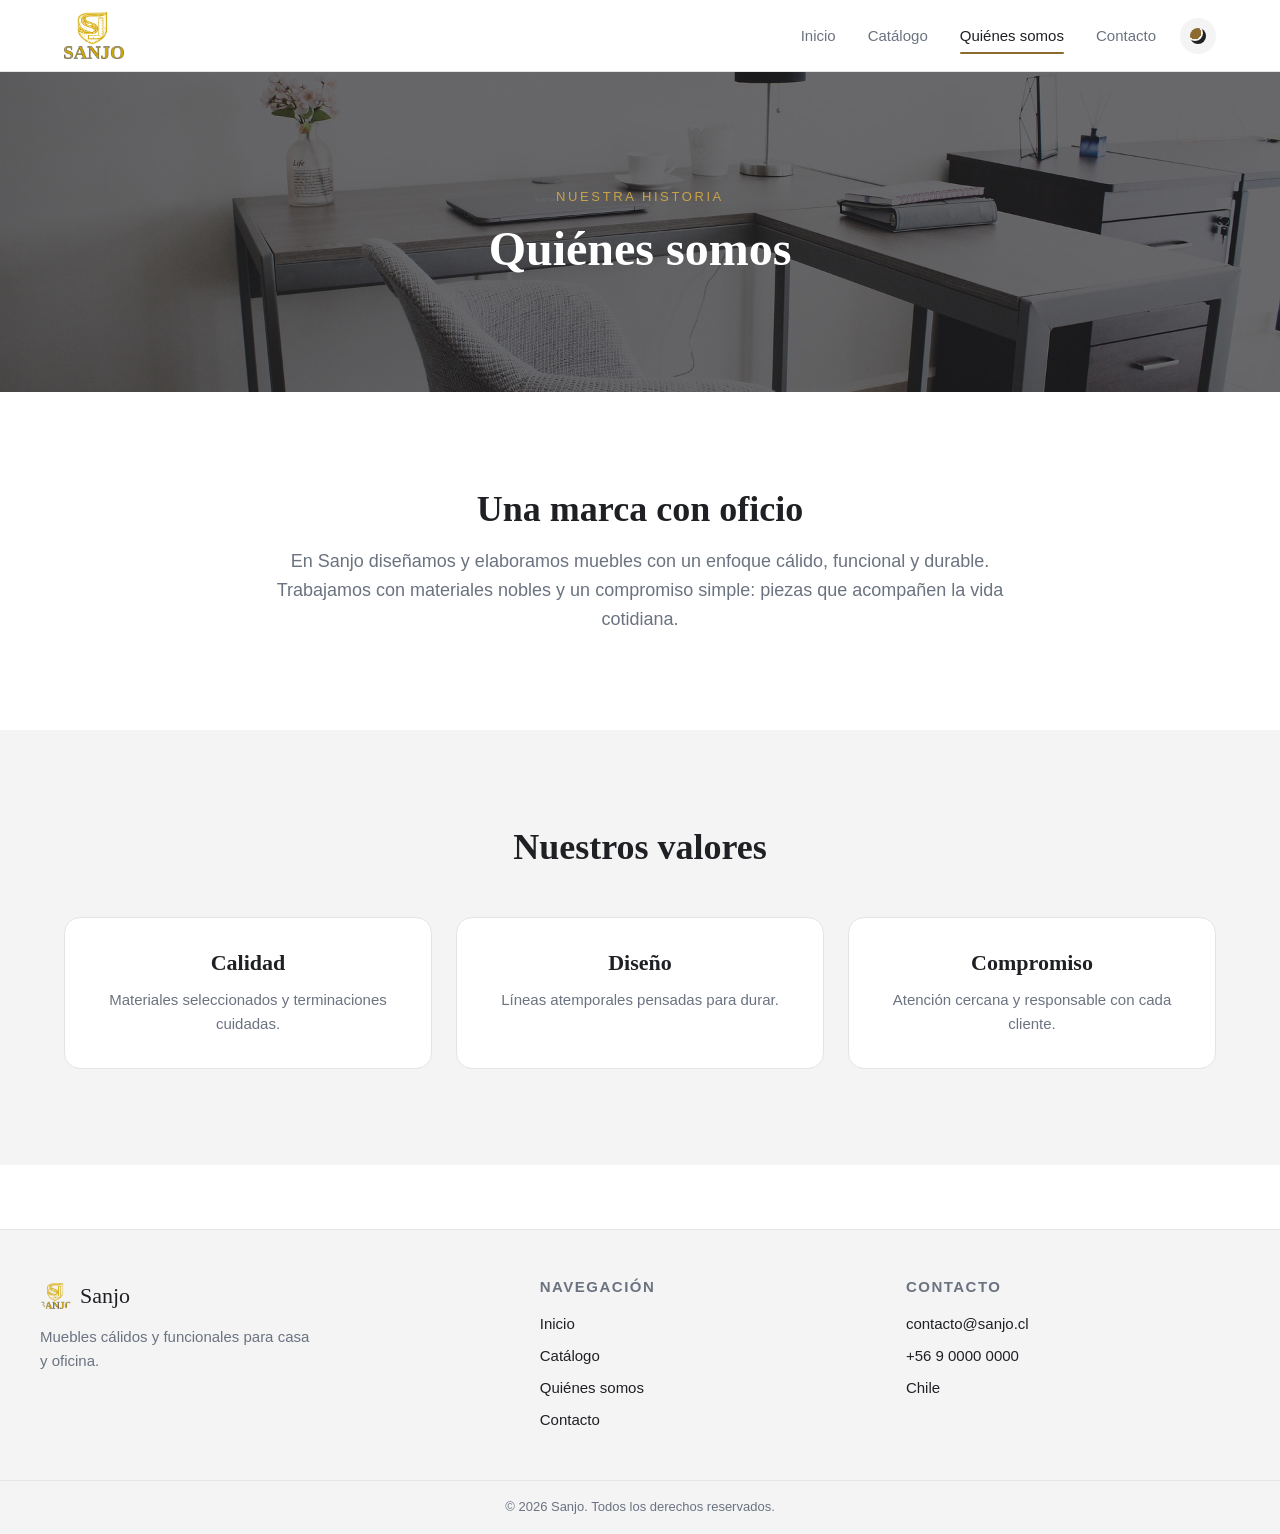
<file: sanjo-static/quienes-somos.html>
<!DOCTYPE html>
<html lang="es" data-theme="light">
<head>
    <meta charset="UTF-8">
    <meta name="viewport" content="width=device-width, initial-scale=1.0">
    <meta name="description" content="Conoce la historia, valores y equipo detrás de Sanjo.">
    <title>Quiénes somos - Sanjo</title>
    <link rel="stylesheet" href="css/styles.css">
    <link rel="icon" type="image/png" href="assets/images/branding/imagotipo-sanjo.png">
</head>
<body>
    <header class="navbar" id="navbar">
        <div class="container navbar__inner">
            <a href="index.html" class="navbar__brand" aria-label="Sanjo inicio">
                <img src="assets/images/branding/imagotipo-sanjo.png" alt="Sanjo" class="navbar__logo">
            </a>

            <button class="navbar__toggle" id="navToggle" aria-label="Abrir menú" aria-expanded="false" aria-controls="navMenu">
                <span></span>
                <span></span>
                <span></span>
            </button>

            <nav class="navbar__menu" id="navMenu" aria-label="Menú principal">
                <ul class="navbar__list">
                    <li><a href="index.html" class="navbar__link">Inicio</a></li>
                    <li><a href="catalogo.html" class="navbar__link">Catálogo</a></li>
                    <li><a href="quienes-somos.html" class="navbar__link is-active">Quiénes somos</a></li>
                    <li><a href="contacto.html" class="navbar__link">Contacto</a></li>
                </ul>
                <button class="theme-toggle" id="themeToggle" aria-label="Cambiar tema">
                    <span class="theme-toggle__icon" aria-hidden="true"></span>
                </button>
            </nav>
        </div>
    </header>

    <main>
        <section class="page-banner" style="background-image: url('assets/images/backgrounds/about-banner.jpg');">
            <div class="page-banner__overlay"></div>
            <div class="container page-banner__content">
                <p class="page-banner__eyebrow">Nuestra historia</p>
                <h1 class="page-banner__title">Quiénes somos</h1>
            </div>
        </section>

        <section class="section">
            <div class="container">
                <div class="about__intro">
                    <h2 class="section__title">Una marca con oficio</h2>
                    <p class="about__text">En Sanjo diseñamos y elaboramos muebles con un enfoque cálido, funcional y durable. Trabajamos con materiales nobles y un compromiso simple: piezas que acompañen la vida cotidiana.</p>
                </div>
            </div>
        </section>

        <section class="section section--alt">
            <div class="container">
                <header class="section__header">
                    <h2 class="section__title">Nuestros valores</h2>
                </header>
                <div class="values__grid">
                    <div class="value-card">
                        <h3 class="value-card__title">Calidad</h3>
                        <p class="value-card__text">Materiales seleccionados y terminaciones cuidadas.</p>
                    </div>
                    <div class="value-card">
                        <h3 class="value-card__title">Diseño</h3>
                        <p class="value-card__text">Líneas atemporales pensadas para durar.</p>
                    </div>
                    <div class="value-card">
                        <h3 class="value-card__title">Compromiso</h3>
                        <p class="value-card__text">Atención cercana y responsable con cada cliente.</p>
                    </div>
                </div>
            </div>
        </section>
    </main>

    <footer class="footer">
        <div class="container footer__inner">
            <div class="footer__col footer__col--brand">
                <a href="index.html" class="footer__brand">
                    <img src="assets/images/branding/imagotipo-sanjo.png" alt="Sanjo" class="footer__logo">
                    <span>Sanjo</span>
                </a>
                <p class="footer__text">Muebles cálidos y funcionales para casa y oficina.</p>
            </div>
            <div class="footer__col">
                <h4 class="footer__heading">Navegación</h4>
                <ul class="footer__list">
                    <li><a href="index.html">Inicio</a></li>
                    <li><a href="catalogo.html">Catálogo</a></li>
                    <li><a href="quienes-somos.html">Quiénes somos</a></li>
                    <li><a href="contacto.html">Contacto</a></li>
                </ul>
            </div>
            <div class="footer__col">
                <h4 class="footer__heading">Contacto</h4>
                <ul class="footer__list">
                    <li><a href="mailto:contacto@sanjo.cl">contacto@sanjo.cl</a></li>
                    <li><a href="tel:+56000000000">+56 9 0000 0000</a></li>
                    <li>Chile</li>
                </ul>
            </div>
        </div>
        <div class="footer__bottom">
            <div class="container">
                <p>&copy; <span id="year"></span> Sanjo. Todos los derechos reservados.</p>
            </div>
        </div>
    </footer>

    <script src="js/main.js"></script>
</body>
</html>
</file>
<file: css/styles.css>
/* ============================================
   Sanjo — Hoja de estilos base
   ============================================ */

/* --- Variables: tema claro (por defecto) --- */
:root {
    /* Colores — paleta blanco / gris / dorado */
    --color-bg: #FFFFFF;
    --color-bg-alt: #F4F4F5;
    --color-bg-elev: #FFFFFF;
    --color-text: #1F2024;
    --color-text-muted: #6B7280;
    --color-border: #E4E4E7;
    --color-accent: #8B6B2E;
    --color-accent-strong: #6B5523;
    --color-wood: #C9A24A;
    --color-overlay: rgba(20, 20, 24, 0.6);

    /* Tipografía */
    --font-sans: "Inter", -apple-system, BlinkMacSystemFont, "Segoe UI", Roboto, "Helvetica Neue", Arial, sans-serif;
    --font-serif: "Playfair Display", Georgia, "Times New Roman", serif;
    --fs-xs: 0.8125rem;
    --fs-sm: 0.9375rem;
    --fs-base: 1rem;
    --fs-md: 1.125rem;
    --fs-lg: 1.375rem;
    --fs-xl: 1.75rem;
    --fs-2xl: 2.25rem;
    --fs-3xl: 3rem;
    --lh-tight: 1.2;
    --lh-normal: 1.6;

    /* Espaciados */
    --space-1: 0.25rem;
    --space-2: 0.5rem;
    --space-3: 0.75rem;
    --space-4: 1rem;
    --space-5: 1.5rem;
    --space-6: 2rem;
    --space-7: 3rem;
    --space-8: 4rem;
    --space-9: 6rem;

    /* Otros */
    --radius-sm: 4px;
    --radius-md: 8px;
    --radius-lg: 16px;
    --shadow-sm: 0 1px 3px rgba(0, 0, 0, 0.06);
    --shadow-md: 0 6px 18px rgba(42, 42, 42, 0.08);
    --transition: 0.25s ease;
    --container: 1200px;
    --navbar-h: 72px;
}

/* --- Variables: tema oscuro --- */
[data-theme="dark"] {
    --color-bg: #0F1115;
    --color-bg-alt: #181B20;
    --color-bg-elev: #1F2329;
    --color-text: #F4F4F5;
    --color-text-muted: #9CA3AF;
    --color-border: #2D3138;
    --color-accent: #8B6B2E;
    --color-accent-strong: #6B5523;
    --color-wood: #D4AF5C;
    --color-overlay: rgba(0, 0, 0, 0.7);
    --shadow-sm: 0 1px 3px rgba(0, 0, 0, 0.4);
    --shadow-md: 0 6px 18px rgba(0, 0, 0, 0.5);
}

/* --- Reset --- */
*, *::before, *::after { box-sizing: border-box; }
* { margin: 0; }
html { scroll-behavior: smooth; -webkit-text-size-adjust: 100%; }
body {
    font-family: var(--font-sans);
    font-size: var(--fs-base);
    line-height: var(--lh-normal);
    color: var(--color-text);
    background-color: var(--color-bg);
    -webkit-font-smoothing: antialiased;
    transition: background-color var(--transition), color var(--transition);
}
img, picture, svg { max-width: 100%; display: block; }
button, input, select, textarea { font: inherit; color: inherit; }
button { background: none; border: 0; cursor: pointer; }
a { color: inherit; text-decoration: none; }
ul { list-style: none; padding: 0; }
h1, h2, h3, h4 { line-height: var(--lh-tight); font-weight: 600; }
h1 { font-family: var(--font-serif); font-size: var(--fs-3xl); }
h2 { font-family: var(--font-serif); font-size: var(--fs-2xl); }
h3 { font-size: var(--fs-lg); }
h4 { font-size: var(--fs-md); }

/* --- Utilidades --- */
.container {
    width: 100%;
    max-width: var(--container);
    margin: 0 auto;
    padding: 0 var(--space-5);
}
.section { padding: var(--space-9) 0; }
.section--alt { background-color: var(--color-bg-alt); }
.section__header { text-align: center; margin-bottom: var(--space-7); }
.section__title { margin-bottom: var(--space-2); }
.section__subtitle { color: var(--color-text-muted); font-size: var(--fs-md); }
.section__footer { text-align: center; margin-top: var(--space-7); }

/* --- Botones --- */
.btn {
    display: inline-block;
    padding: var(--space-3) var(--space-5);
    border-radius: var(--radius-md);
    font-weight: 500;
    font-size: var(--fs-sm);
    transition: background-color var(--transition), color var(--transition), border-color var(--transition), transform var(--transition);
    border: 1px solid transparent;
    cursor: pointer;
}
.btn--primary { background-color: var(--color-accent); color: #fff; }
.btn--primary:hover { background-color: var(--color-accent-strong); }
.btn--ghost { background-color: transparent; color: #fff; border-color: rgba(255, 255, 255, 0.6); }
.btn--ghost:hover { background-color: rgba(255, 255, 255, 0.1); }
.btn--outline { background-color: transparent; color: var(--color-accent); border-color: var(--color-accent); }
.btn--outline:hover { background-color: var(--color-accent); color: #fff; }

/* --- Navbar --- */
.navbar {
    position: sticky;
    top: 0;
    z-index: 50;
    background-color: var(--color-bg-elev);
    border-bottom: 1px solid var(--color-border);
    height: var(--navbar-h);
    transition: background-color var(--transition), border-color var(--transition);
}
.navbar__inner {
    display: flex;
    align-items: center;
    justify-content: space-between;
    height: 100%;
}
.navbar__brand {
    display: flex;
    align-items: center;
    color: var(--color-text);
}
.navbar__logo {
    height: 48px;
    width: auto;
    max-width: 180px;
    object-fit: contain;
}
.navbar__list {
    display: flex;
    gap: var(--space-6);
    align-items: center;
}
.navbar__link {
    position: relative;
    font-size: var(--fs-sm);
    color: var(--color-text-muted);
    padding: var(--space-2) 0;
    transition: color var(--transition);
}
.navbar__link:hover, .navbar__link.is-active { color: var(--color-text); }
.navbar__link.is-active::after {
    content: "";
    position: absolute;
    left: 0; right: 0; bottom: -2px;
    height: 2px;
    background-color: var(--color-accent);
    border-radius: 2px;
}
.navbar__menu { display: flex; align-items: center; gap: var(--space-5); }
.navbar__toggle {
    display: none;
    flex-direction: column;
    gap: 5px;
    width: 28px;
    height: 28px;
    justify-content: center;
    align-items: center;
}
.navbar__toggle span {
    display: block;
    width: 22px;
    height: 2px;
    background-color: var(--color-text);
    transition: transform var(--transition), opacity var(--transition);
}
.navbar__toggle.is-open span:nth-child(1) { transform: translateY(7px) rotate(45deg); }
.navbar__toggle.is-open span:nth-child(2) { opacity: 0; }
.navbar__toggle.is-open span:nth-child(3) { transform: translateY(-7px) rotate(-45deg); }

/* --- Theme toggle --- */
.theme-toggle {
    width: 36px; height: 36px;
    border-radius: 50%;
    display: inline-flex;
    align-items: center;
    justify-content: center;
    background-color: var(--color-bg-alt);
    color: var(--color-text);
    transition: background-color var(--transition);
}
.theme-toggle:hover { background-color: var(--color-border); }
.theme-toggle__icon {
    width: 16px; height: 16px;
    border-radius: 50%;
    background: radial-gradient(circle at 30% 30%, var(--color-accent) 0%, var(--color-accent) 40%, transparent 41%);
    box-shadow: inset -3px -3px 0 0 var(--color-text);
    transition: background var(--transition), box-shadow var(--transition);
}
[data-theme="dark"] .theme-toggle__icon {
    background: var(--color-text);
    box-shadow: 0 0 0 1px var(--color-text);
}

/* --- Hero --- */
.hero {
    position: relative;
    min-height: 80vh;
    background-size: cover;
    background-position: center;
    display: flex;
    align-items: center;
    color: #fff;
    padding: var(--space-9) 0;
}
.hero__overlay {
    position: absolute; inset: 0;
    background: var(--color-overlay);
}
.hero__content { position: relative; max-width: 720px; }
.hero__eyebrow {
    text-transform: uppercase;
    letter-spacing: 0.2em;
    font-size: var(--fs-xs);
    margin-bottom: var(--space-4);
    color: var(--color-wood);
}
.hero__title {
    font-family: var(--font-serif);
    font-size: clamp(2rem, 5vw, 3.5rem);
    line-height: 1.1;
    margin-bottom: var(--space-5);
}
.hero__lead { font-size: var(--fs-md); margin-bottom: var(--space-6); max-width: 560px; opacity: 0.92; }
.hero__actions { display: flex; flex-wrap: wrap; gap: var(--space-3); }

/* --- Page header / page banner --- */
.page-header { text-align: center; padding: var(--space-8) 0 var(--space-7); }
.page-header__eyebrow {
    text-transform: uppercase;
    letter-spacing: 0.2em;
    font-size: var(--fs-xs);
    color: var(--color-accent);
    margin-bottom: var(--space-3);
}
.page-header__title { margin-bottom: var(--space-3); }
.page-header__lead { color: var(--color-text-muted); max-width: 600px; margin: 0 auto; }

.page-banner {
    position: relative;
    min-height: 320px;
    background-size: cover;
    background-position: center;
    display: flex;
    align-items: center;
    justify-content: center;
    text-align: center;
    color: #fff;
    padding: var(--space-8) 0;
}
.page-banner__overlay { position: absolute; inset: 0; background: var(--color-overlay); }
.page-banner__content { position: relative; }
.page-banner__eyebrow {
    text-transform: uppercase;
    letter-spacing: 0.2em;
    font-size: var(--fs-xs);
    color: var(--color-wood);
    margin-bottom: var(--space-3);
}

/* --- Lines (home) --- */
.lines__grid {
    display: grid;
    grid-template-columns: repeat(auto-fit, minmax(280px, 1fr));
    gap: var(--space-5);
}
.line-card {
    background-color: var(--color-bg-elev);
    border: 1px solid var(--color-border);
    border-radius: var(--radius-lg);
    padding: var(--space-7);
    transition: transform var(--transition), box-shadow var(--transition);
}
.line-card:hover { transform: translateY(-4px); box-shadow: var(--shadow-md); }
.line-card--alt { background-color: var(--color-bg-alt); }
.line-card__title { font-family: var(--font-serif); margin-bottom: var(--space-3); }
.line-card__text { color: var(--color-text-muted); margin-bottom: var(--space-5); }
.line-card__link { color: var(--color-accent); font-weight: 500; }
.line-card__link:hover { color: var(--color-accent-strong); }

/* --- Products grid --- */
.products__grid {
    display: grid;
    grid-template-columns: repeat(auto-fit, minmax(240px, 1fr));
    gap: var(--space-5);
}
.product-card {
    background-color: var(--color-bg-elev);
    border: 1px solid var(--color-border);
    border-radius: var(--radius-lg);
    overflow: hidden;
    transition: transform var(--transition), box-shadow var(--transition);
}
.product-card:hover { transform: translateY(-4px); box-shadow: var(--shadow-md); }
.product-card__media {
    aspect-ratio: 1 / 1;
    overflow: hidden;
    background-color: var(--color-bg-alt);
}
.product-card__media img { width: 100%; height: 100%; object-fit: cover; }
.product-card__body { padding: var(--space-5); }
.product-card__tag {
    display: inline-block;
    font-size: var(--fs-xs);
    text-transform: uppercase;
    letter-spacing: 0.1em;
    color: var(--color-accent);
    margin-bottom: var(--space-2);
}
.product-card__title { margin-bottom: var(--space-2); }
.product-card__price {
    font-family: var(--font-serif);
    font-size: var(--fs-md);
    font-weight: 600;
    color: var(--color-text);
    margin-bottom: var(--space-2);
}
.product-card__text { color: var(--color-text-muted); font-size: var(--fs-sm); }

/* --- Catalog filters --- */
.catalog__filters {
    display: flex;
    flex-wrap: wrap;
    gap: var(--space-3);
    justify-content: center;
    margin-bottom: var(--space-7);
}
.chip {
    padding: var(--space-2) var(--space-5);
    border-radius: 999px;
    border: 1px solid var(--color-border);
    background-color: var(--color-bg-elev);
    color: var(--color-text-muted);
    font-size: var(--fs-sm);
    transition: all var(--transition);
}
.chip:hover { color: var(--color-text); border-color: var(--color-text); }
.chip.is-active {
    background-color: var(--color-accent);
    border-color: var(--color-accent);
    color: #fff;
}

/* --- About --- */
.about__intro { max-width: 760px; margin: 0 auto; text-align: center; }
.about__text { color: var(--color-text-muted); font-size: var(--fs-md); margin-top: var(--space-4); }

.values__grid {
    display: grid;
    grid-template-columns: repeat(auto-fit, minmax(220px, 1fr));
    gap: var(--space-5);
}
.value-card {
    background-color: var(--color-bg-elev);
    border: 1px solid var(--color-border);
    border-radius: var(--radius-lg);
    padding: var(--space-6);
    text-align: center;
}
.value-card__title { font-family: var(--font-serif); margin-bottom: var(--space-3); }
.value-card__text { color: var(--color-text-muted); font-size: var(--fs-sm); }

/* --- Contact --- */
.contact__grid {
    display: grid;
    grid-template-columns: 1.4fr 1fr;
    gap: var(--space-7);
    align-items: start;
}
.contact__form {
    background-color: var(--color-bg-elev);
    border: 1px solid var(--color-border);
    border-radius: var(--radius-lg);
    padding: var(--space-6);
    display: flex;
    flex-direction: column;
    gap: var(--space-4);
}
.field { display: flex; flex-direction: column; gap: var(--space-2); }
.field label { font-size: var(--fs-sm); color: var(--color-text-muted); }
.field input, .field textarea {
    padding: var(--space-3);
    border: 1px solid var(--color-border);
    border-radius: var(--radius-md);
    background-color: var(--color-bg);
    transition: border-color var(--transition);
}
.field input:focus, .field textarea:focus {
    outline: none;
    border-color: var(--color-accent);
}
.field textarea { resize: vertical; min-height: 120px; }

.contact__info {
    background-color: var(--color-bg-alt);
    border-radius: var(--radius-lg);
    padding: var(--space-6);
}
.contact__info-title { font-family: var(--font-serif); margin-bottom: var(--space-5); }
.contact__info-list { display: flex; flex-direction: column; gap: var(--space-4); }
.contact__info-list li { display: flex; flex-direction: column; gap: var(--space-1); }
.contact__info-list strong { font-size: var(--fs-xs); text-transform: uppercase; letter-spacing: 0.1em; color: var(--color-text-muted); }
.contact__info-list a:hover { color: var(--color-accent); }

/* --- Mapa de ubicación --- */
.map__title {
    font-family: var(--font-serif);
    font-size: var(--fs-xl);
    text-align: center;
    margin-bottom: var(--space-5);
}
.map__wrapper {
    position: relative;
    width: 100%;
    height: 400px;
    border: 1px solid var(--color-border);
    border-radius: var(--radius-lg);
    overflow: hidden;
    background-color: var(--color-bg-alt);
    box-shadow: var(--shadow-md);
}
.map__iframe {
    width: 100%;
    height: 100%;
    border: 0;
    display: block;
}
.map__placeholder {
    position: absolute;
    inset: 0;
    display: flex;
    flex-direction: column;
    align-items: center;
    justify-content: center;
    gap: var(--space-3);
    background: linear-gradient(135deg, var(--color-bg-alt) 0%, var(--color-bg) 100%);
    color: var(--color-text-muted);
    text-align: center;
    padding: var(--space-5);
}
.map__placeholder-icon {
    font-size: 2.5rem;
    line-height: 1;
}
.map__placeholder-text {
    font-size: var(--fs-md);
    font-weight: 500;
    color: var(--color-text);
}

/* --- Footer --- */
.footer {
    background-color: var(--color-bg-alt);
    border-top: 1px solid var(--color-border);
    margin-top: var(--space-8);
}
.footer__inner {
    display: grid;
    grid-template-columns: 1.4fr 1fr 1fr;
    gap: var(--space-6);
    padding: var(--space-7) 0;
}
.footer__brand { display: flex; align-items: center; gap: var(--space-2); font-family: var(--font-serif); font-size: var(--fs-lg); }
.footer__logo { width: 32px; height: 32px; object-fit: contain; border-radius: 50%; }
.footer__text { color: var(--color-text-muted); font-size: var(--fs-sm); margin-top: var(--space-3); max-width: 280px; }
.footer__heading { font-family: var(--font-sans); font-size: var(--fs-sm); text-transform: uppercase; letter-spacing: 0.1em; color: var(--color-text-muted); margin-bottom: var(--space-4); }
.footer__list { display: flex; flex-direction: column; gap: var(--space-2); font-size: var(--fs-sm); }
.footer__list a:hover { color: var(--color-accent); }
.footer__bottom {
    border-top: 1px solid var(--color-border);
    padding: var(--space-4) 0;
    font-size: var(--fs-xs);
    color: var(--color-text-muted);
    text-align: center;
}

/* --- Responsive --- */
@media (max-width: 768px) {
    :root { --navbar-h: 64px; }
    h1 { font-size: var(--fs-2xl); }
    h2 { font-size: var(--fs-xl); }
    .section { padding: var(--space-7) 0; }

    .navbar__toggle { display: flex; }
    .navbar__logo { height: 40px; max-width: 150px; }
    .navbar__menu {
        position: fixed;
        top: var(--navbar-h);
        left: 0; right: 0;
        background-color: var(--color-bg-elev);
        border-bottom: 1px solid var(--color-border);
        flex-direction: column;
        align-items: stretch;
        padding: var(--space-5);
        gap: var(--space-4);
        transform: translateY(-110%);
        opacity: 0;
        pointer-events: none;
        transition: transform var(--transition), opacity var(--transition);
    }
    .navbar__menu.is-open { transform: translateY(0); opacity: 1; pointer-events: auto; }
    .navbar__list { flex-direction: column; gap: var(--space-4); align-items: flex-start; }
    .navbar__link { font-size: var(--fs-md); }
    .theme-toggle { align-self: flex-start; }

    .contact__grid { grid-template-columns: 1fr; }
    .footer__inner { grid-template-columns: 1fr; gap: var(--space-5); }
    .map__wrapper { height: 300px; }
}
</file>
<file: sanjo-static/css/styles.css>
/* ============================================
   Sanjo — Hoja de estilos base
   ============================================ */

/* --- Variables: tema claro (por defecto) --- */
:root {
    /* Colores — paleta blanco / gris / dorado */
    --color-bg: #FFFFFF;
    --color-bg-alt: #F4F4F5;
    --color-bg-elev: #FFFFFF;
    --color-text: #1F2024;
    --color-text-muted: #6B7280;
    --color-border: #E4E4E7;
    --color-accent: #8B6B2E;
    --color-accent-strong: #6B5523;
    --color-wood: #C9A24A;
    --color-overlay: rgba(20, 20, 24, 0.6);

    /* Tipografía */
    --font-sans: "Inter", -apple-system, BlinkMacSystemFont, "Segoe UI", Roboto, "Helvetica Neue", Arial, sans-serif;
    --font-serif: "Playfair Display", Georgia, "Times New Roman", serif;
    --fs-xs: 0.8125rem;
    --fs-sm: 0.9375rem;
    --fs-base: 1rem;
    --fs-md: 1.125rem;
    --fs-lg: 1.375rem;
    --fs-xl: 1.75rem;
    --fs-2xl: 2.25rem;
    --fs-3xl: 3rem;
    --lh-tight: 1.2;
    --lh-normal: 1.6;

    /* Espaciados */
    --space-1: 0.25rem;
    --space-2: 0.5rem;
    --space-3: 0.75rem;
    --space-4: 1rem;
    --space-5: 1.5rem;
    --space-6: 2rem;
    --space-7: 3rem;
    --space-8: 4rem;
    --space-9: 6rem;

    /* Otros */
    --radius-sm: 4px;
    --radius-md: 8px;
    --radius-lg: 16px;
    --shadow-sm: 0 1px 3px rgba(0, 0, 0, 0.06);
    --shadow-md: 0 6px 18px rgba(42, 42, 42, 0.08);
    --transition: 0.25s ease;
    --container: 1200px;
    --navbar-h: 72px;
}

/* --- Variables: tema oscuro --- */
[data-theme="dark"] {
    --color-bg: #0F1115;
    --color-bg-alt: #181B20;
    --color-bg-elev: #1F2329;
    --color-text: #F4F4F5;
    --color-text-muted: #9CA3AF;
    --color-border: #2D3138;
    --color-accent: #8B6B2E;
    --color-accent-strong: #6B5523;
    --color-wood: #D4AF5C;
    --color-overlay: rgba(0, 0, 0, 0.7);
    --shadow-sm: 0 1px 3px rgba(0, 0, 0, 0.4);
    --shadow-md: 0 6px 18px rgba(0, 0, 0, 0.5);
}

/* --- Reset --- */
*, *::before, *::after { box-sizing: border-box; }
* { margin: 0; }
html { scroll-behavior: smooth; -webkit-text-size-adjust: 100%; }
body {
    font-family: var(--font-sans);
    font-size: var(--fs-base);
    line-height: var(--lh-normal);
    color: var(--color-text);
    background-color: var(--color-bg);
    -webkit-font-smoothing: antialiased;
    transition: background-color var(--transition), color var(--transition);
}
img, picture, svg { max-width: 100%; display: block; }
button, input, select, textarea { font: inherit; color: inherit; }
button { background: none; border: 0; cursor: pointer; }
a { color: inherit; text-decoration: none; }
ul { list-style: none; padding: 0; }
h1, h2, h3, h4 { line-height: var(--lh-tight); font-weight: 600; }
h1 { font-family: var(--font-serif); font-size: var(--fs-3xl); }
h2 { font-family: var(--font-serif); font-size: var(--fs-2xl); }
h3 { font-size: var(--fs-lg); }
h4 { font-size: var(--fs-md); }

/* --- Utilidades --- */
.container {
    width: 100%;
    max-width: var(--container);
    margin: 0 auto;
    padding: 0 var(--space-5);
}
.section { padding: var(--space-9) 0; }
.section--alt { background-color: var(--color-bg-alt); }
.section__header { text-align: center; margin-bottom: var(--space-7); }
.section__title { margin-bottom: var(--space-2); }
.section__subtitle { color: var(--color-text-muted); font-size: var(--fs-md); }
.section__footer { text-align: center; margin-top: var(--space-7); }

/* --- Botones --- */
.btn {
    display: inline-block;
    padding: var(--space-3) var(--space-5);
    border-radius: var(--radius-md);
    font-weight: 500;
    font-size: var(--fs-sm);
    transition: background-color var(--transition), color var(--transition), border-color var(--transition), transform var(--transition);
    border: 1px solid transparent;
    cursor: pointer;
}
.btn--primary { background-color: var(--color-accent); color: #fff; }
.btn--primary:hover { background-color: var(--color-accent-strong); }
.btn--ghost { background-color: transparent; color: #fff; border-color: rgba(255, 255, 255, 0.6); }
.btn--ghost:hover { background-color: rgba(255, 255, 255, 0.1); }
.btn--outline { background-color: transparent; color: var(--color-accent); border-color: var(--color-accent); }
.btn--outline:hover { background-color: var(--color-accent); color: #fff; }

/* --- Navbar --- */
.navbar {
    position: sticky;
    top: 0;
    z-index: 50;
    background-color: var(--color-bg-elev);
    border-bottom: 1px solid var(--color-border);
    height: var(--navbar-h);
    transition: background-color var(--transition), border-color var(--transition);
}
.navbar__inner {
    display: flex;
    align-items: center;
    justify-content: space-between;
    height: 100%;
}
.navbar__brand {
    display: flex;
    align-items: center;
    color: var(--color-text);
}
.navbar__logo {
    height: 48px;
    width: auto;
    max-width: 180px;
    object-fit: contain;
}
.navbar__list {
    display: flex;
    gap: var(--space-6);
    align-items: center;
}
.navbar__link {
    position: relative;
    font-size: var(--fs-sm);
    color: var(--color-text-muted);
    padding: var(--space-2) 0;
    transition: color var(--transition);
}
.navbar__link:hover, .navbar__link.is-active { color: var(--color-text); }
.navbar__link.is-active::after {
    content: "";
    position: absolute;
    left: 0; right: 0; bottom: -2px;
    height: 2px;
    background-color: var(--color-accent);
    border-radius: 2px;
}
.navbar__menu { display: flex; align-items: center; gap: var(--space-5); }
.navbar__toggle {
    display: none;
    flex-direction: column;
    gap: 5px;
    width: 28px;
    height: 28px;
    justify-content: center;
    align-items: center;
}
.navbar__toggle span {
    display: block;
    width: 22px;
    height: 2px;
    background-color: var(--color-text);
    transition: transform var(--transition), opacity var(--transition);
}
.navbar__toggle.is-open span:nth-child(1) { transform: translateY(7px) rotate(45deg); }
.navbar__toggle.is-open span:nth-child(2) { opacity: 0; }
.navbar__toggle.is-open span:nth-child(3) { transform: translateY(-7px) rotate(-45deg); }

/* --- Theme toggle --- */
.theme-toggle {
    width: 36px; height: 36px;
    border-radius: 50%;
    display: inline-flex;
    align-items: center;
    justify-content: center;
    background-color: var(--color-bg-alt);
    color: var(--color-text);
    transition: background-color var(--transition);
}
.theme-toggle:hover { background-color: var(--color-border); }
.theme-toggle__icon {
    width: 16px; height: 16px;
    border-radius: 50%;
    background: radial-gradient(circle at 30% 30%, var(--color-accent) 0%, var(--color-accent) 40%, transparent 41%);
    box-shadow: inset -3px -3px 0 0 var(--color-text);
    transition: background var(--transition), box-shadow var(--transition);
}
[data-theme="dark"] .theme-toggle__icon {
    background: var(--color-text);
    box-shadow: 0 0 0 1px var(--color-text);
}

/* --- Hero --- */
.hero {
    position: relative;
    min-height: 80vh;
    background-size: cover;
    background-position: center;
    display: flex;
    align-items: center;
    color: #fff;
    padding: var(--space-9) 0;
}
.hero__overlay {
    position: absolute; inset: 0;
    background: var(--color-overlay);
}
.hero__content { position: relative; max-width: 720px; }
.hero__eyebrow {
    text-transform: uppercase;
    letter-spacing: 0.2em;
    font-size: var(--fs-xs);
    margin-bottom: var(--space-4);
    color: var(--color-wood);
}
.hero__title {
    font-family: var(--font-serif);
    font-size: clamp(2rem, 5vw, 3.5rem);
    line-height: 1.1;
    margin-bottom: var(--space-5);
}
.hero__lead { font-size: var(--fs-md); margin-bottom: var(--space-6); max-width: 560px; opacity: 0.92; }
.hero__actions { display: flex; flex-wrap: wrap; gap: var(--space-3); }

/* --- Page header / page banner --- */
.page-header { text-align: center; padding: var(--space-8) 0 var(--space-7); }
.page-header__eyebrow {
    text-transform: uppercase;
    letter-spacing: 0.2em;
    font-size: var(--fs-xs);
    color: var(--color-accent);
    margin-bottom: var(--space-3);
}
.page-header__title { margin-bottom: var(--space-3); }
.page-header__lead { color: var(--color-text-muted); max-width: 600px; margin: 0 auto; }

.page-banner {
    position: relative;
    min-height: 320px;
    background-size: cover;
    background-position: center;
    display: flex;
    align-items: center;
    justify-content: center;
    text-align: center;
    color: #fff;
    padding: var(--space-8) 0;
}
.page-banner__overlay { position: absolute; inset: 0; background: var(--color-overlay); }
.page-banner__content { position: relative; }
.page-banner__eyebrow {
    text-transform: uppercase;
    letter-spacing: 0.2em;
    font-size: var(--fs-xs);
    color: var(--color-wood);
    margin-bottom: var(--space-3);
}

/* --- Lines (home) --- */
.lines__grid {
    display: grid;
    grid-template-columns: repeat(auto-fit, minmax(280px, 1fr));
    gap: var(--space-5);
}
.line-card {
    background-color: var(--color-bg-elev);
    border: 1px solid var(--color-border);
    border-radius: var(--radius-lg);
    padding: var(--space-7);
    transition: transform var(--transition), box-shadow var(--transition);
}
.line-card:hover { transform: translateY(-4px); box-shadow: var(--shadow-md); }
.line-card--alt { background-color: var(--color-bg-alt); }
.line-card__title { font-family: var(--font-serif); margin-bottom: var(--space-3); }
.line-card__text { color: var(--color-text-muted); margin-bottom: var(--space-5); }
.line-card__link { color: var(--color-accent); font-weight: 500; }
.line-card__link:hover { color: var(--color-accent-strong); }

/* --- Products grid --- */
.products__grid {
    display: grid;
    grid-template-columns: repeat(auto-fit, minmax(240px, 1fr));
    gap: var(--space-5);
}
.product-card {
    background-color: var(--color-bg-elev);
    border: 1px solid var(--color-border);
    border-radius: var(--radius-lg);
    overflow: hidden;
    transition: transform var(--transition), box-shadow var(--transition);
}
.product-card:hover { transform: translateY(-4px); box-shadow: var(--shadow-md); }
.product-card__media {
    aspect-ratio: 1 / 1;
    overflow: hidden;
    background-color: var(--color-bg-alt);
}
.product-card__media img { width: 100%; height: 100%; object-fit: cover; }
.product-card__body { padding: var(--space-5); }
.product-card__tag {
    display: inline-block;
    font-size: var(--fs-xs);
    text-transform: uppercase;
    letter-spacing: 0.1em;
    color: var(--color-accent);
    margin-bottom: var(--space-2);
}
.product-card__title { margin-bottom: var(--space-2); }
.product-card__text { color: var(--color-text-muted); font-size: var(--fs-sm); }

/* --- Catalog filters --- */
.catalog__filters {
    display: flex;
    flex-wrap: wrap;
    gap: var(--space-3);
    justify-content: center;
    margin-bottom: var(--space-7);
}
.chip {
    padding: var(--space-2) var(--space-5);
    border-radius: 999px;
    border: 1px solid var(--color-border);
    background-color: var(--color-bg-elev);
    color: var(--color-text-muted);
    font-size: var(--fs-sm);
    transition: all var(--transition);
}
.chip:hover { color: var(--color-text); border-color: var(--color-text); }
.chip.is-active {
    background-color: var(--color-accent);
    border-color: var(--color-accent);
    color: #fff;
}

/* --- About --- */
.about__intro { max-width: 760px; margin: 0 auto; text-align: center; }
.about__text { color: var(--color-text-muted); font-size: var(--fs-md); margin-top: var(--space-4); }

.values__grid {
    display: grid;
    grid-template-columns: repeat(auto-fit, minmax(220px, 1fr));
    gap: var(--space-5);
}
.value-card {
    background-color: var(--color-bg-elev);
    border: 1px solid var(--color-border);
    border-radius: var(--radius-lg);
    padding: var(--space-6);
    text-align: center;
}
.value-card__title { font-family: var(--font-serif); margin-bottom: var(--space-3); }
.value-card__text { color: var(--color-text-muted); font-size: var(--fs-sm); }

/* --- Contact --- */
.contact__grid {
    display: grid;
    grid-template-columns: 1.4fr 1fr;
    gap: var(--space-7);
    align-items: start;
}
.contact__form {
    background-color: var(--color-bg-elev);
    border: 1px solid var(--color-border);
    border-radius: var(--radius-lg);
    padding: var(--space-6);
    display: flex;
    flex-direction: column;
    gap: var(--space-4);
}
.field { display: flex; flex-direction: column; gap: var(--space-2); }
.field label { font-size: var(--fs-sm); color: var(--color-text-muted); }
.field input, .field textarea {
    padding: var(--space-3);
    border: 1px solid var(--color-border);
    border-radius: var(--radius-md);
    background-color: var(--color-bg);
    transition: border-color var(--transition);
}
.field input:focus, .field textarea:focus {
    outline: none;
    border-color: var(--color-accent);
}
.field textarea { resize: vertical; min-height: 120px; }

.contact__info {
    background-color: var(--color-bg-alt);
    border-radius: var(--radius-lg);
    padding: var(--space-6);
}
.contact__info-title { font-family: var(--font-serif); margin-bottom: var(--space-5); }
.contact__info-list { display: flex; flex-direction: column; gap: var(--space-4); }
.contact__info-list li { display: flex; flex-direction: column; gap: var(--space-1); }
.contact__info-list strong { font-size: var(--fs-xs); text-transform: uppercase; letter-spacing: 0.1em; color: var(--color-text-muted); }
.contact__info-list a:hover { color: var(--color-accent); }

/* --- Mapa de ubicación --- */
.map__title {
    font-family: var(--font-serif);
    font-size: var(--fs-xl);
    text-align: center;
    margin-bottom: var(--space-5);
}
.map__wrapper {
    position: relative;
    width: 100%;
    height: 400px;
    border: 1px solid var(--color-border);
    border-radius: var(--radius-lg);
    overflow: hidden;
    background-color: var(--color-bg-alt);
    box-shadow: var(--shadow-md);
}
.map__iframe {
    width: 100%;
    height: 100%;
    border: 0;
    display: block;
}
.map__placeholder {
    position: absolute;
    inset: 0;
    display: flex;
    flex-direction: column;
    align-items: center;
    justify-content: center;
    gap: var(--space-3);
    background: linear-gradient(135deg, var(--color-bg-alt) 0%, var(--color-bg) 100%);
    color: var(--color-text-muted);
    text-align: center;
    padding: var(--space-5);
}
.map__placeholder-icon {
    font-size: 2.5rem;
    line-height: 1;
}
.map__placeholder-text {
    font-size: var(--fs-md);
    font-weight: 500;
    color: var(--color-text);
}

/* --- Footer --- */
.footer {
    background-color: var(--color-bg-alt);
    border-top: 1px solid var(--color-border);
    margin-top: var(--space-8);
}
.footer__inner {
    display: grid;
    grid-template-columns: 1.4fr 1fr 1fr;
    gap: var(--space-6);
    padding: var(--space-7) 0;
}
.footer__brand { display: flex; align-items: center; gap: var(--space-2); font-family: var(--font-serif); font-size: var(--fs-lg); }
.footer__logo { width: 32px; height: 32px; object-fit: contain; border-radius: 50%; }
.footer__text { color: var(--color-text-muted); font-size: var(--fs-sm); margin-top: var(--space-3); max-width: 280px; }
.footer__heading { font-family: var(--font-sans); font-size: var(--fs-sm); text-transform: uppercase; letter-spacing: 0.1em; color: var(--color-text-muted); margin-bottom: var(--space-4); }
.footer__list { display: flex; flex-direction: column; gap: var(--space-2); font-size: var(--fs-sm); }
.footer__list a:hover { color: var(--color-accent); }
.footer__bottom {
    border-top: 1px solid var(--color-border);
    padding: var(--space-4) 0;
    font-size: var(--fs-xs);
    color: var(--color-text-muted);
    text-align: center;
}

/* --- Responsive --- */
@media (max-width: 768px) {
    :root { --navbar-h: 64px; }
    h1 { font-size: var(--fs-2xl); }
    h2 { font-size: var(--fs-xl); }
    .section { padding: var(--space-7) 0; }

    .navbar__toggle { display: flex; }
    .navbar__logo { height: 40px; max-width: 150px; }
    .navbar__menu {
        position: fixed;
        top: var(--navbar-h);
        left: 0; right: 0;
        background-color: var(--color-bg-elev);
        border-bottom: 1px solid var(--color-border);
        flex-direction: column;
        align-items: stretch;
        padding: var(--space-5);
        gap: var(--space-4);
        transform: translateY(-110%);
        opacity: 0;
        pointer-events: none;
        transition: transform var(--transition), opacity var(--transition);
    }
    .navbar__menu.is-open { transform: translateY(0); opacity: 1; pointer-events: auto; }
    .navbar__list { flex-direction: column; gap: var(--space-4); align-items: flex-start; }
    .navbar__link { font-size: var(--fs-md); }
    .theme-toggle { align-self: flex-start; }

    .contact__grid { grid-template-columns: 1fr; }
    .footer__inner { grid-template-columns: 1fr; gap: var(--space-5); }
    .map__wrapper { height: 300px; }
}
</file>
